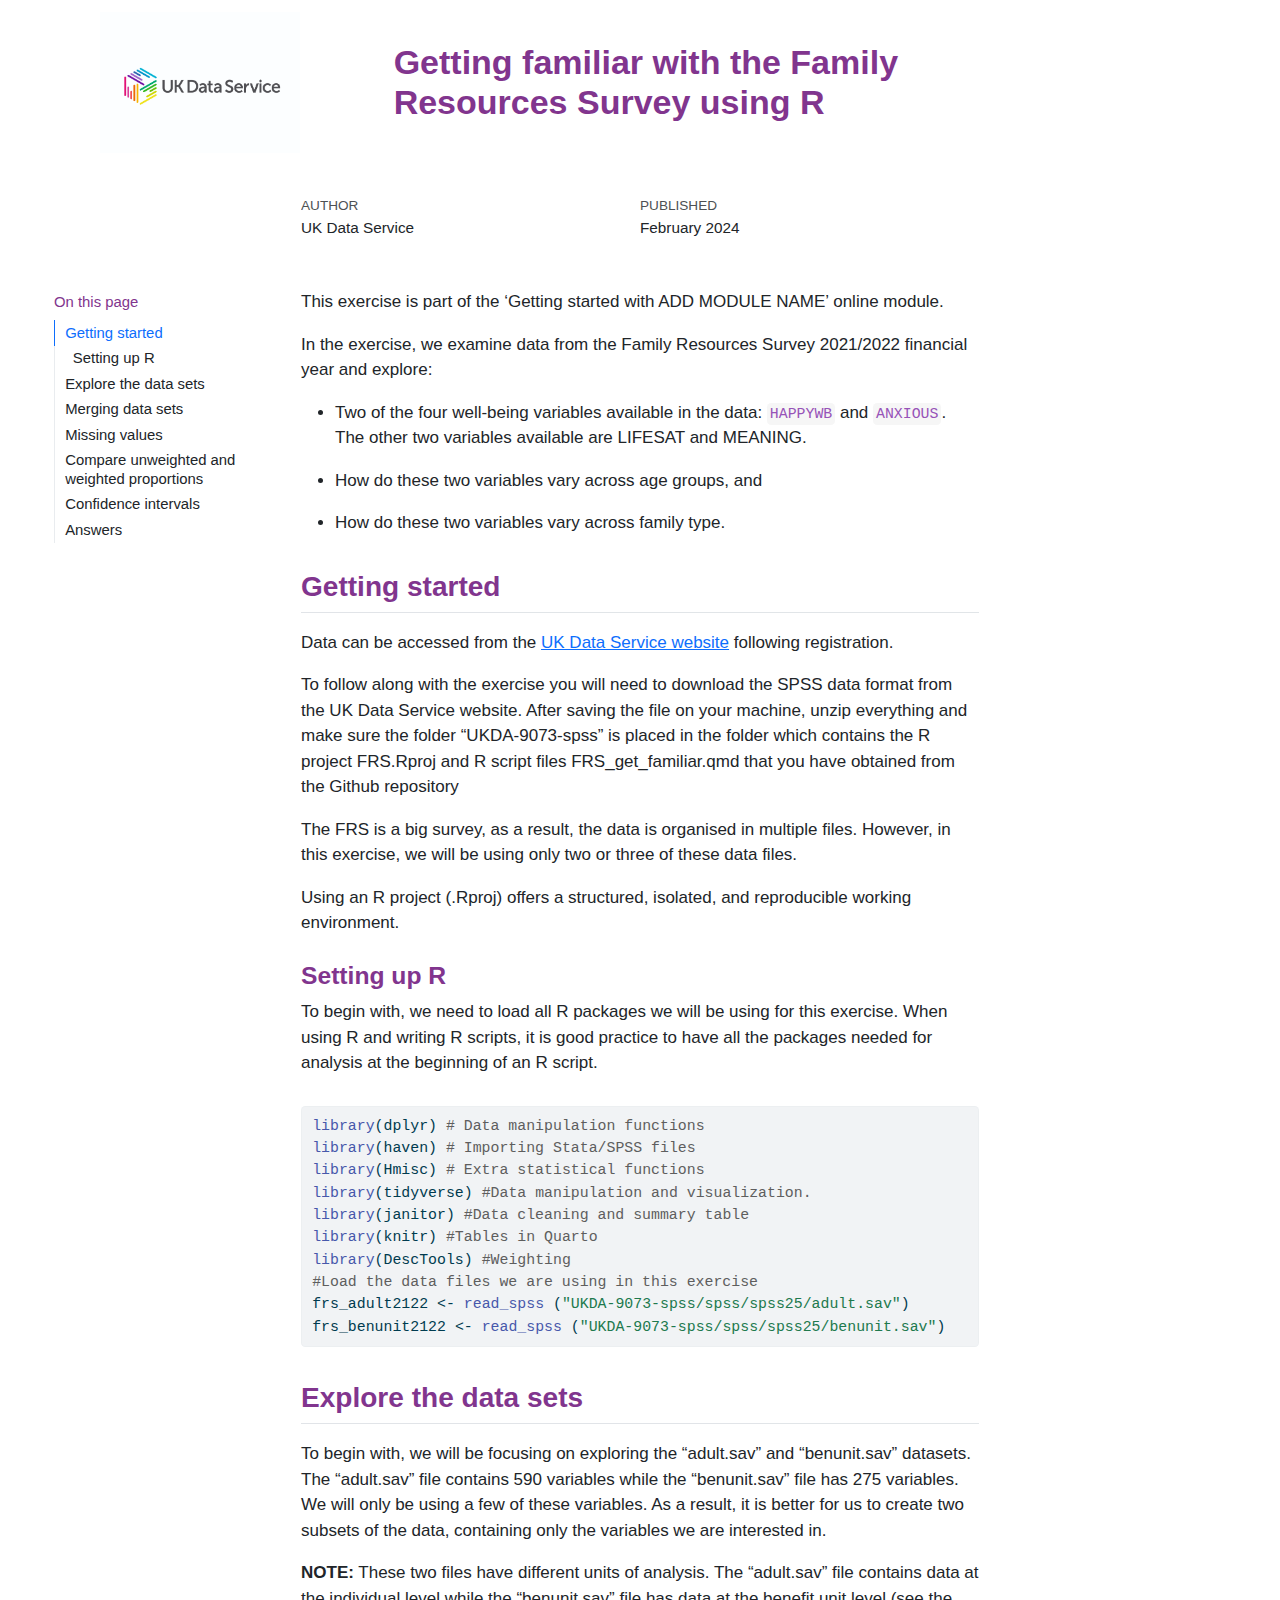
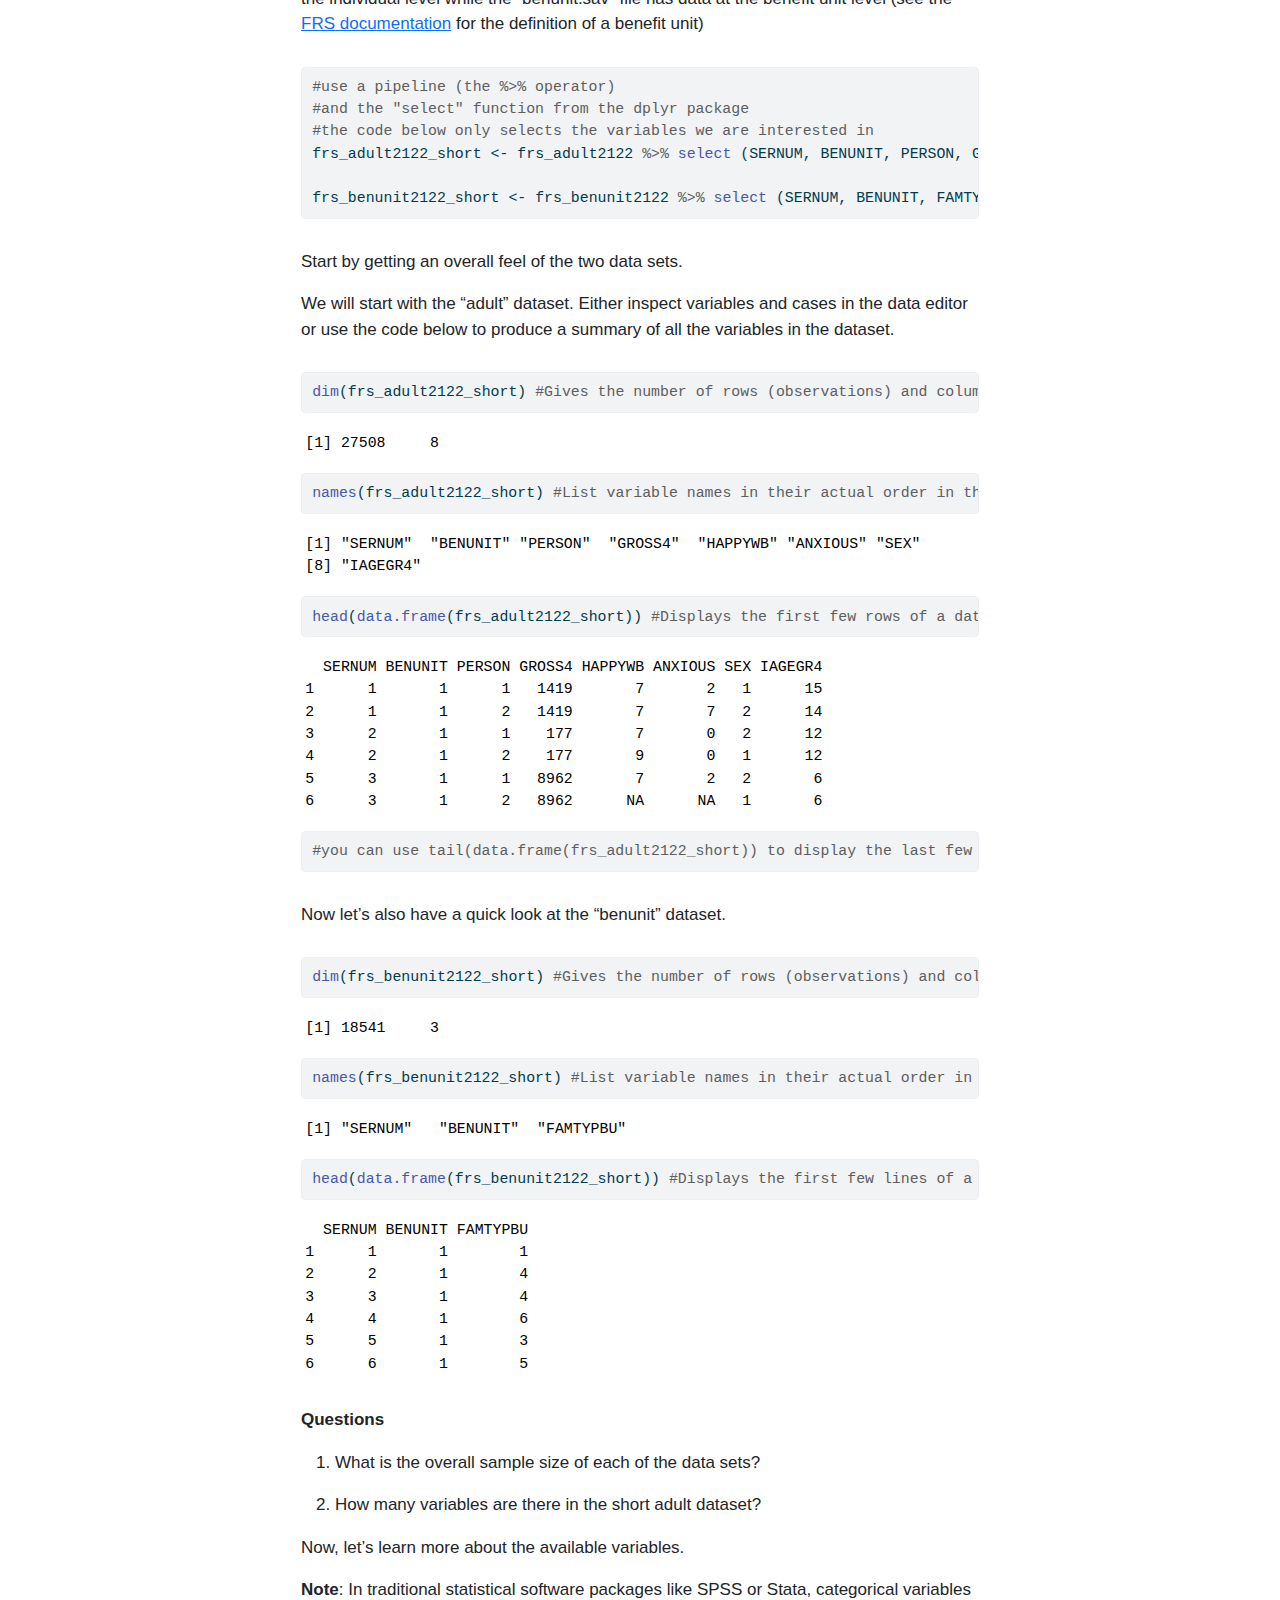
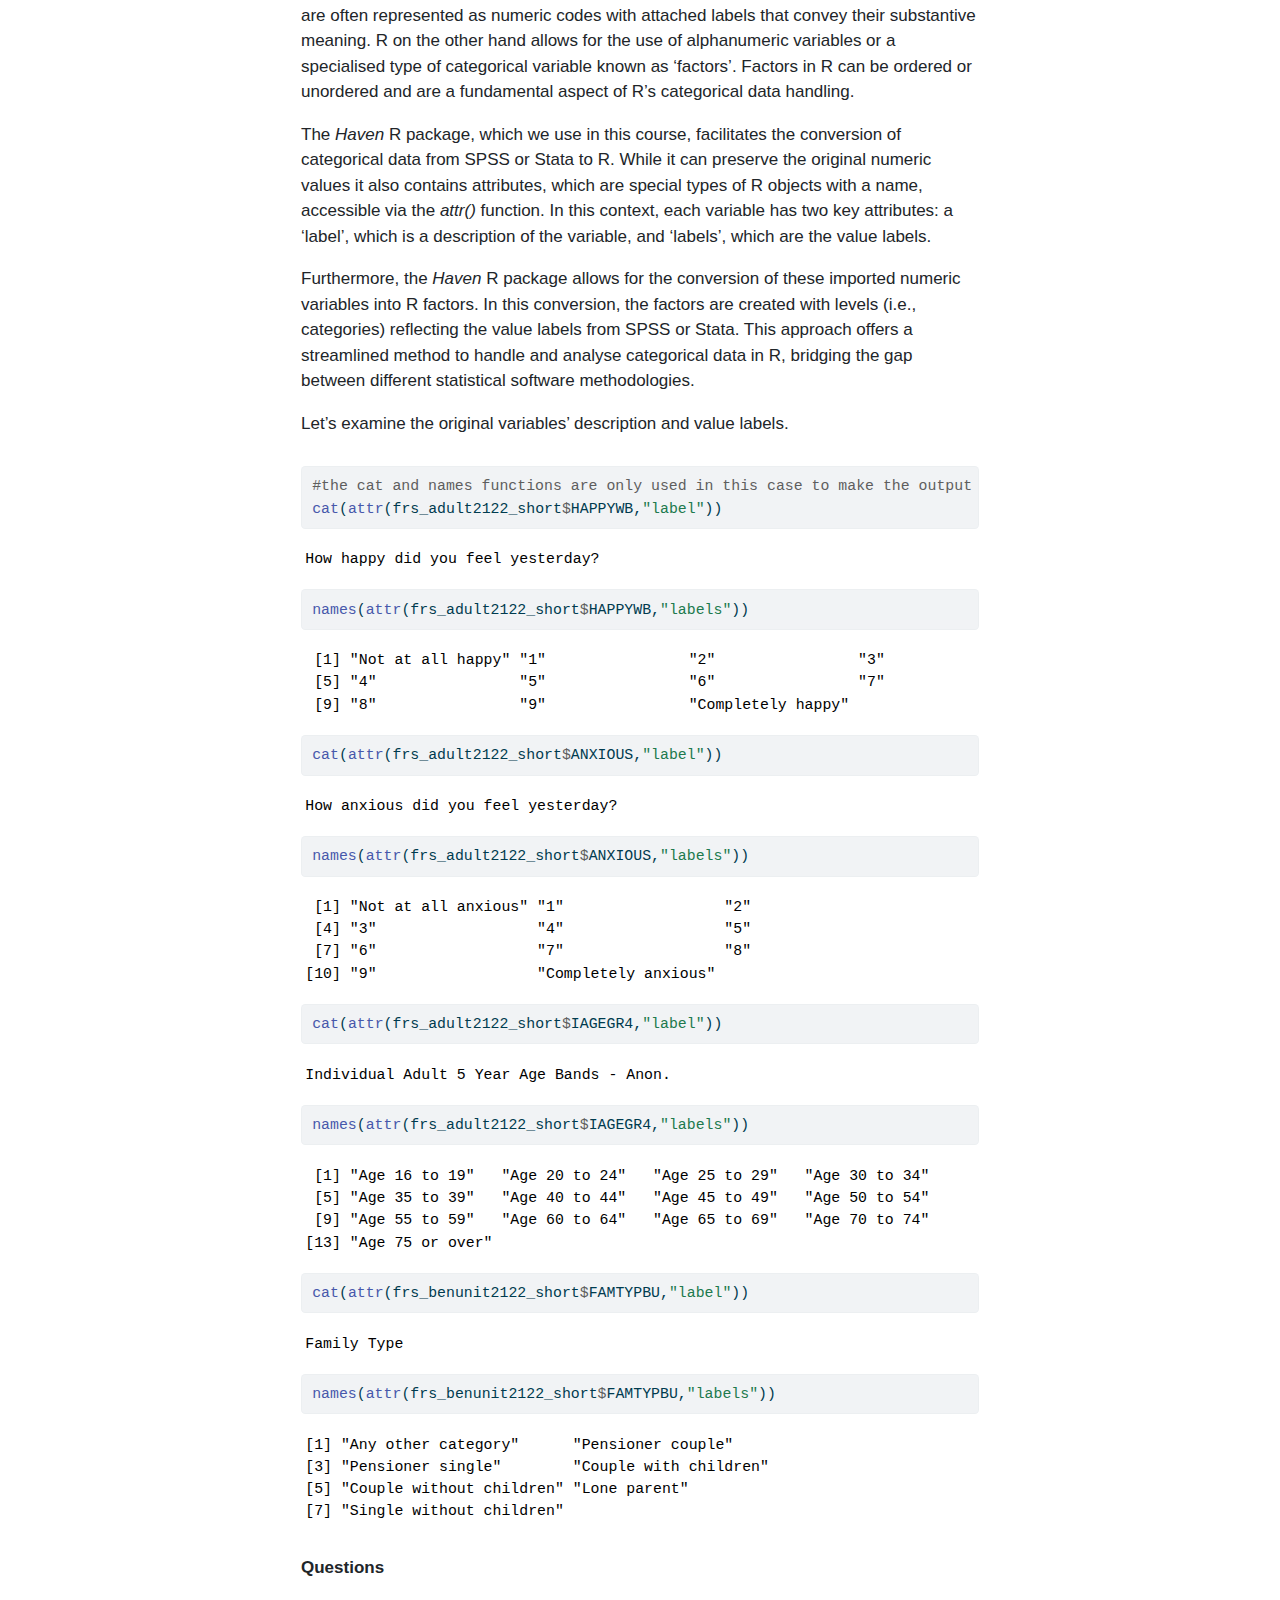
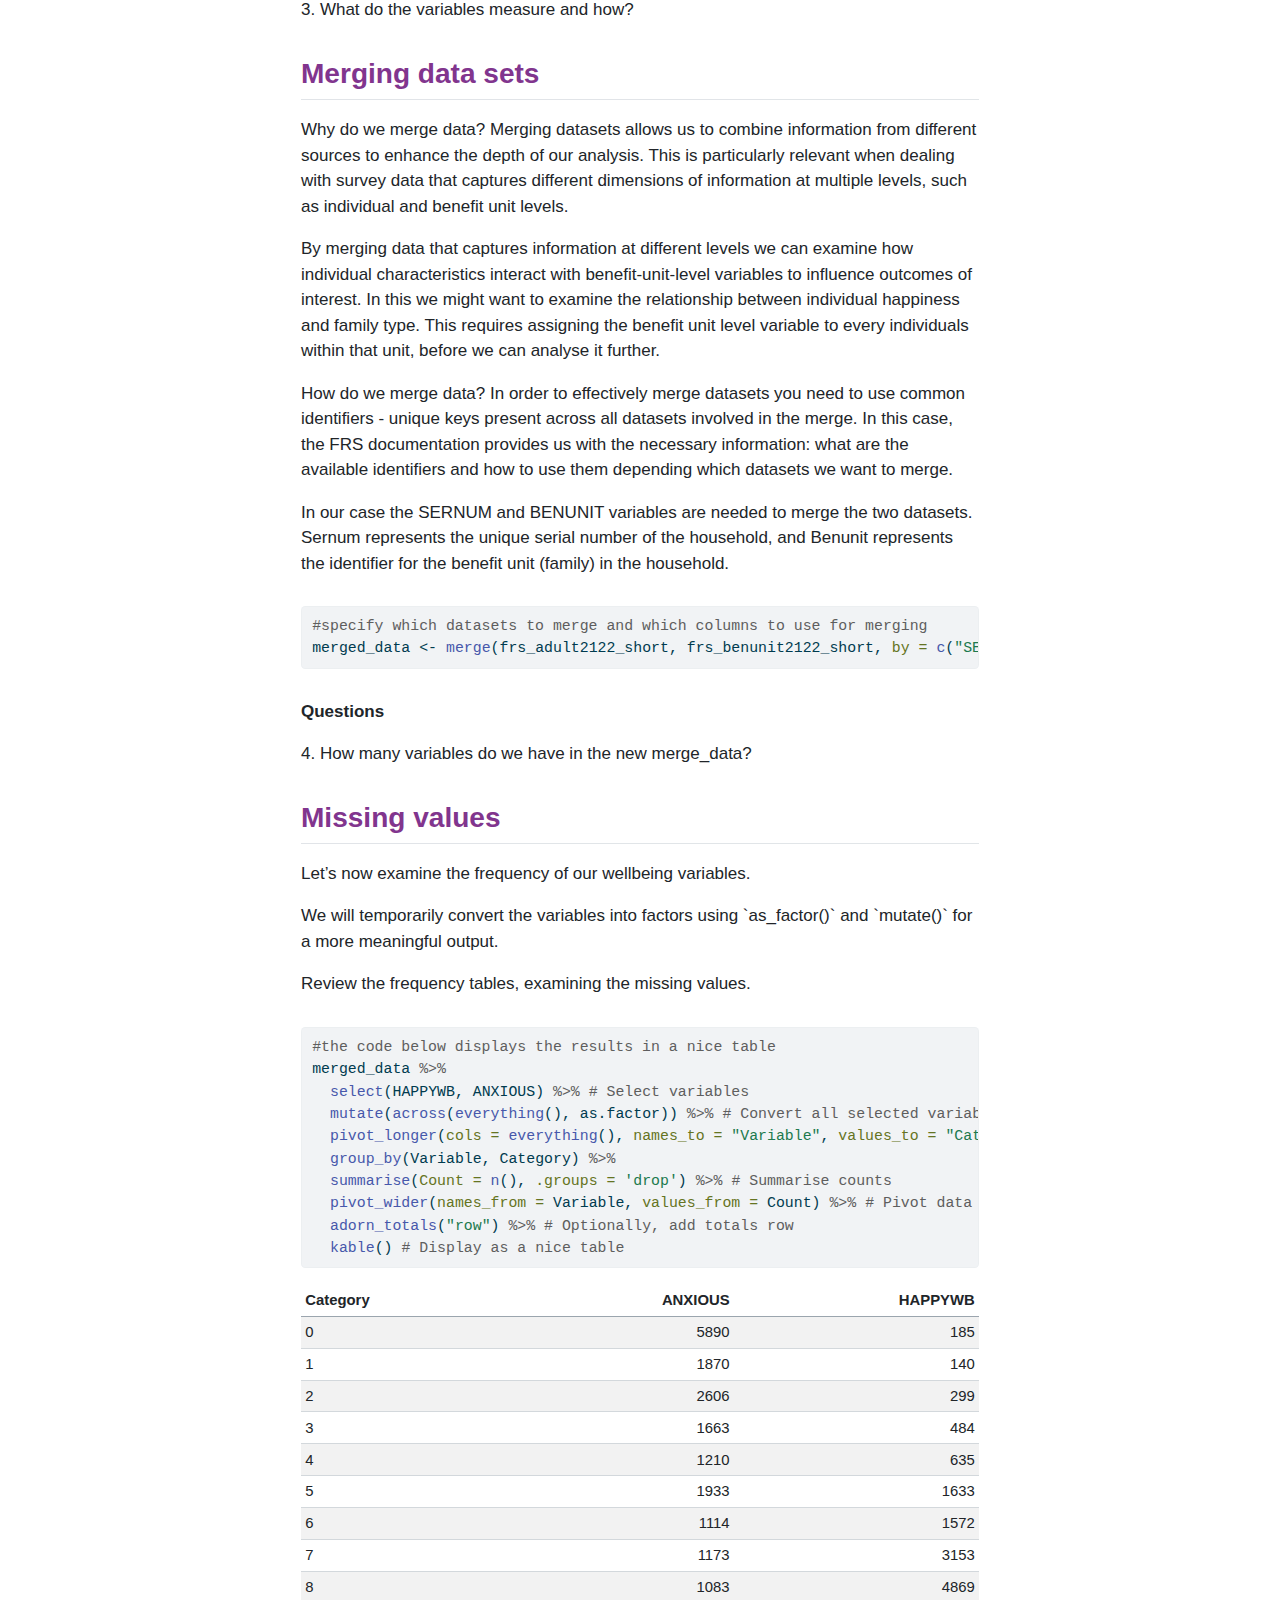
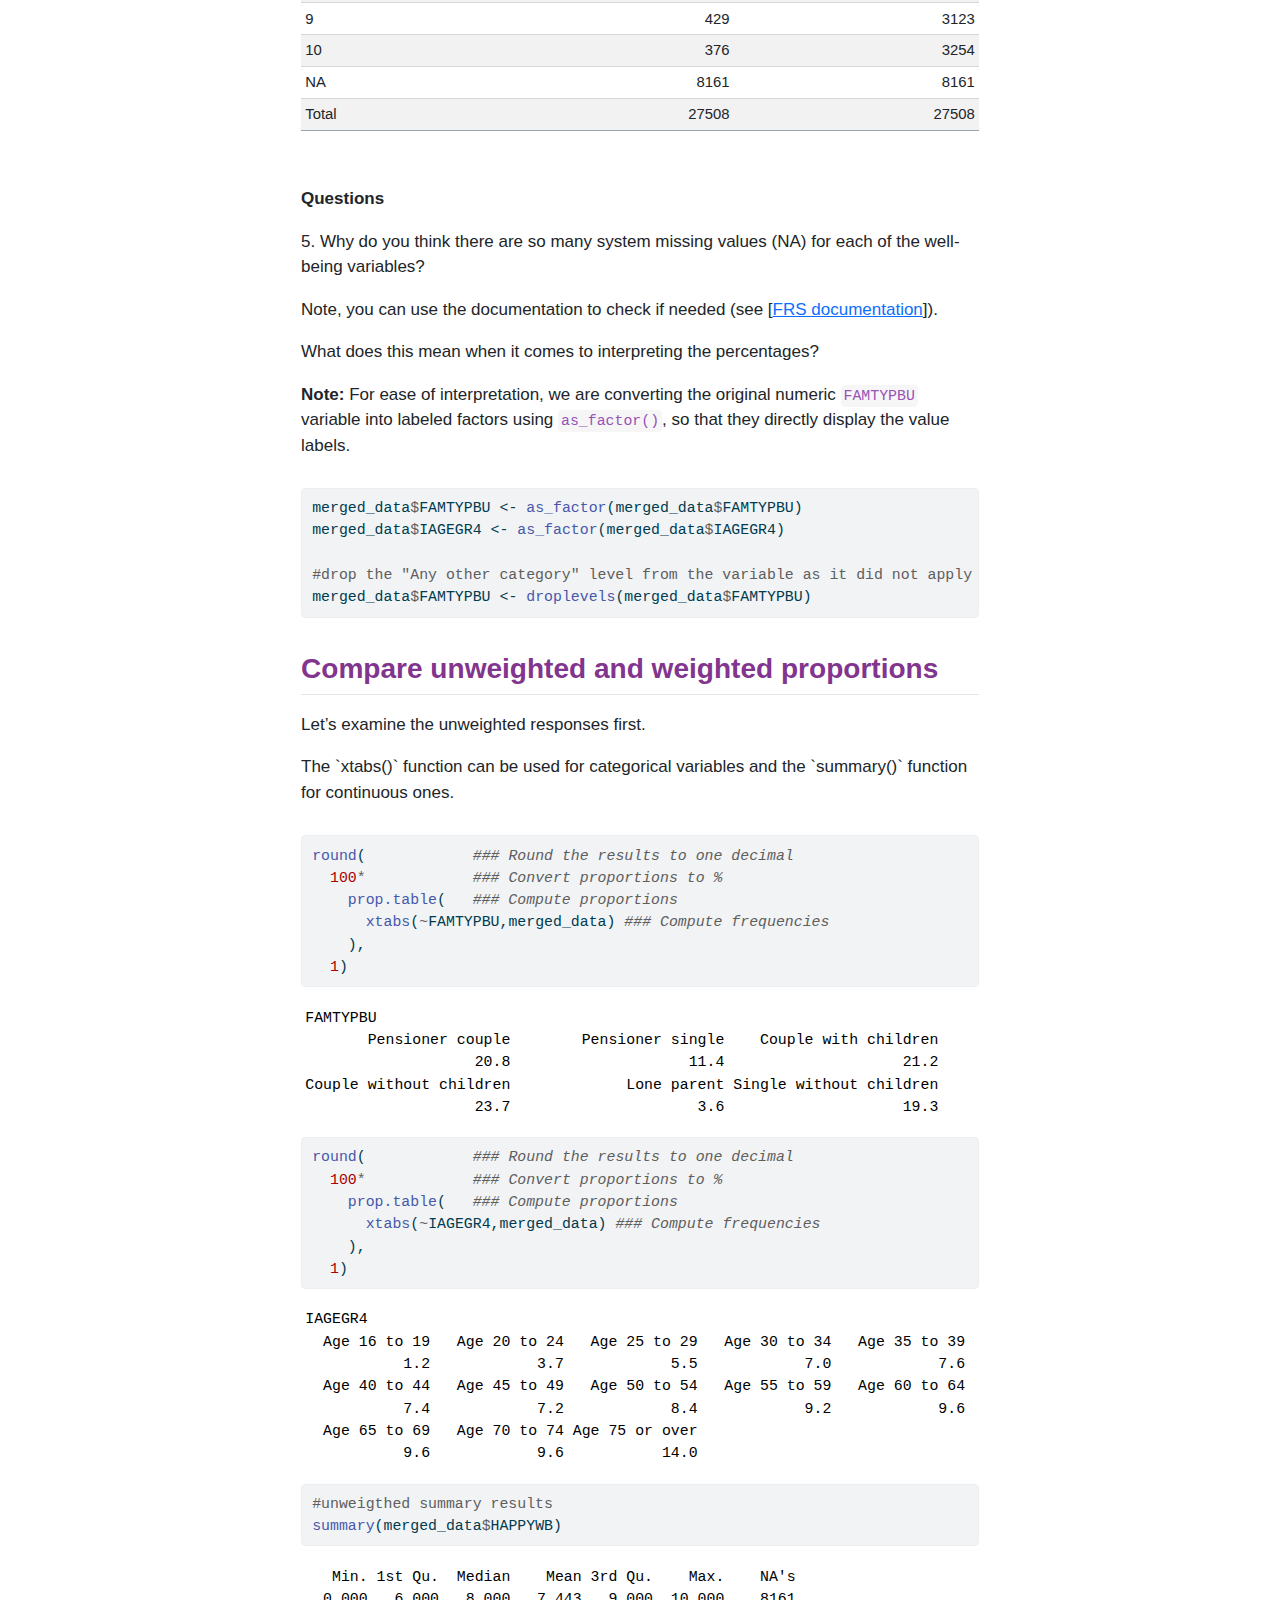
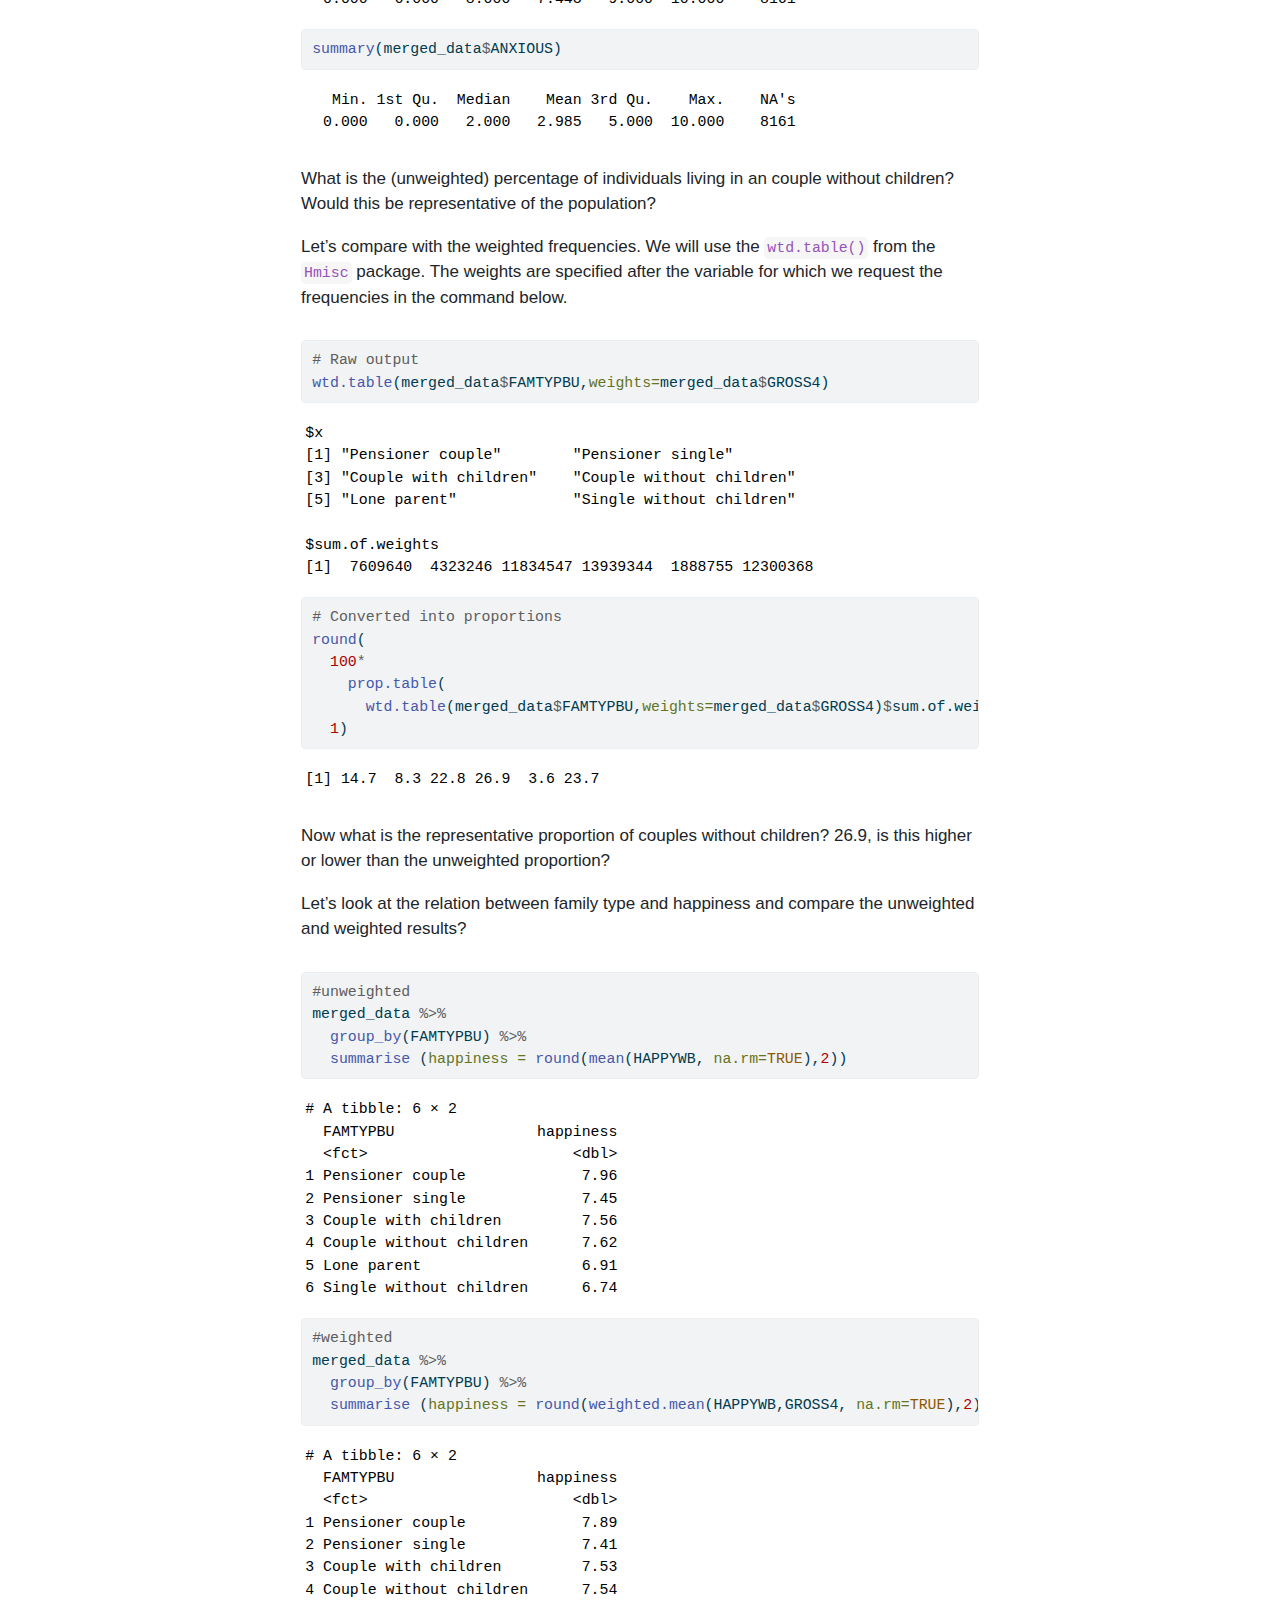
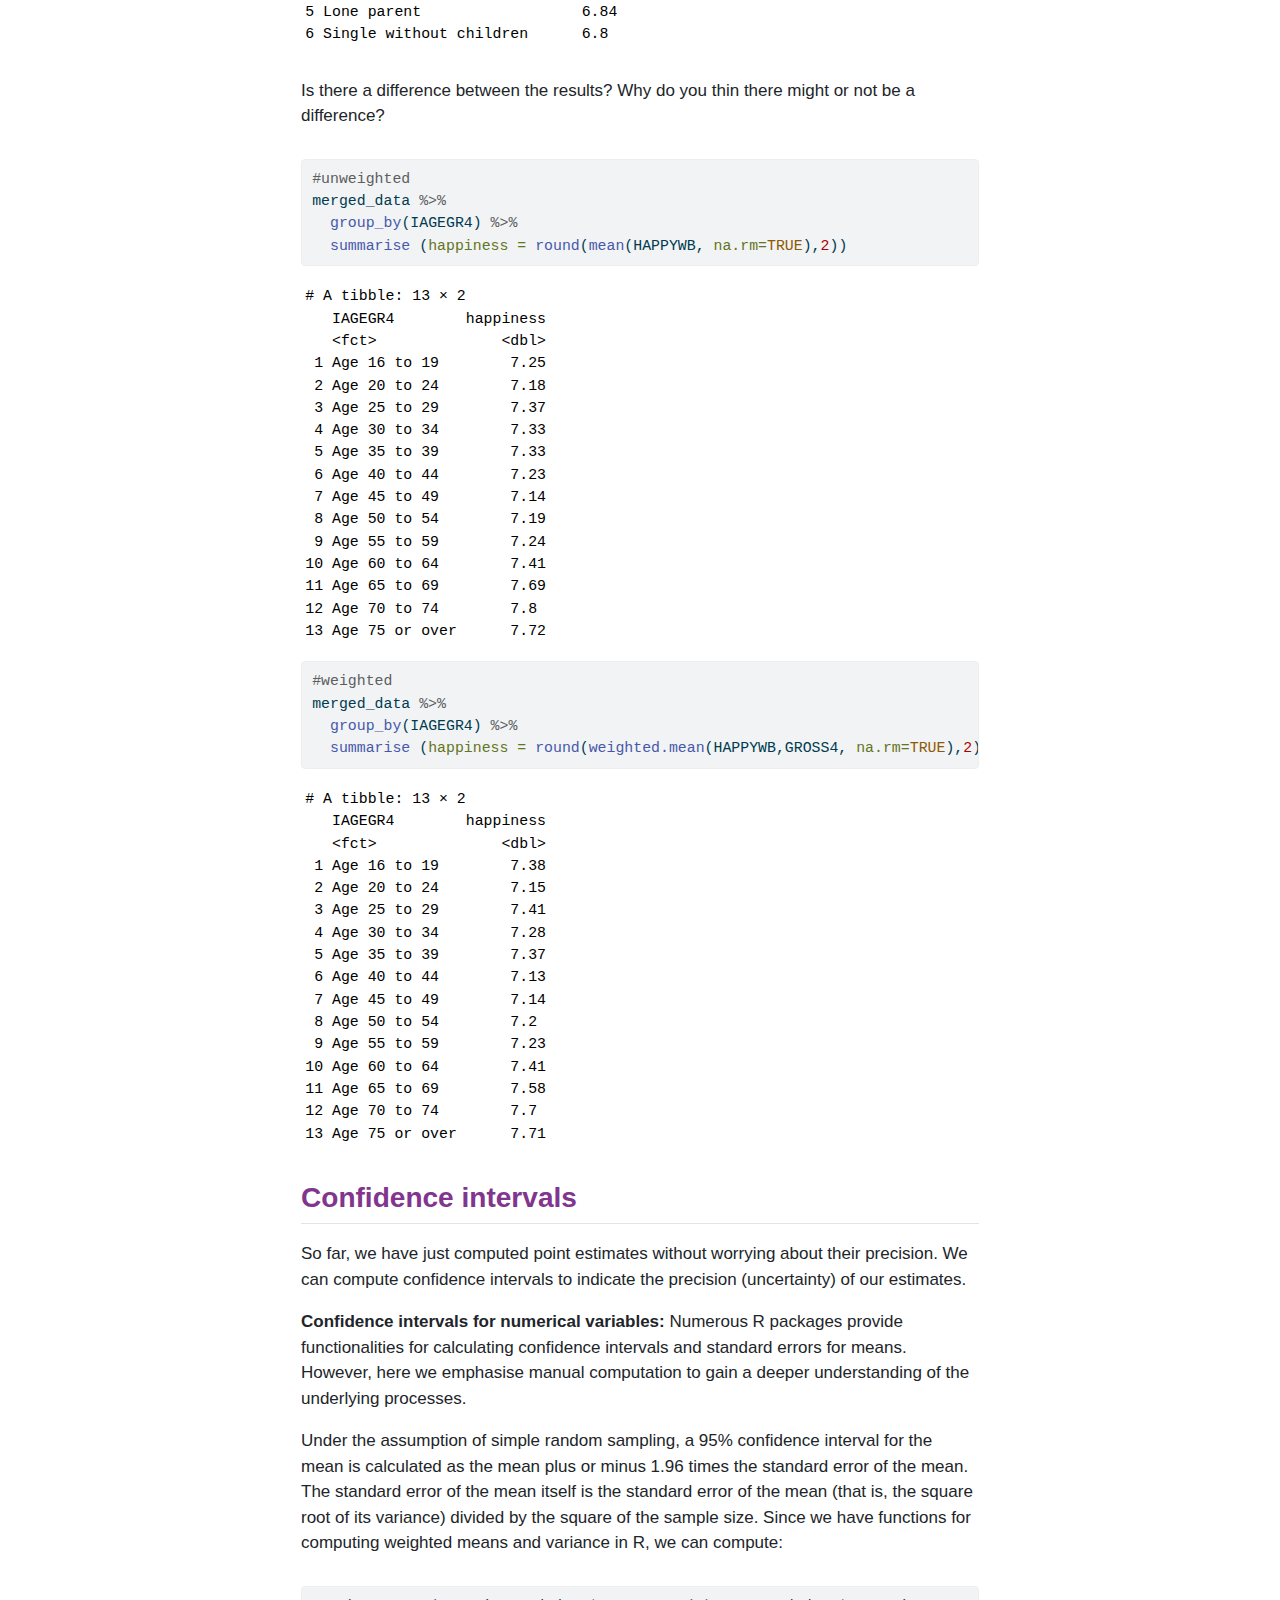
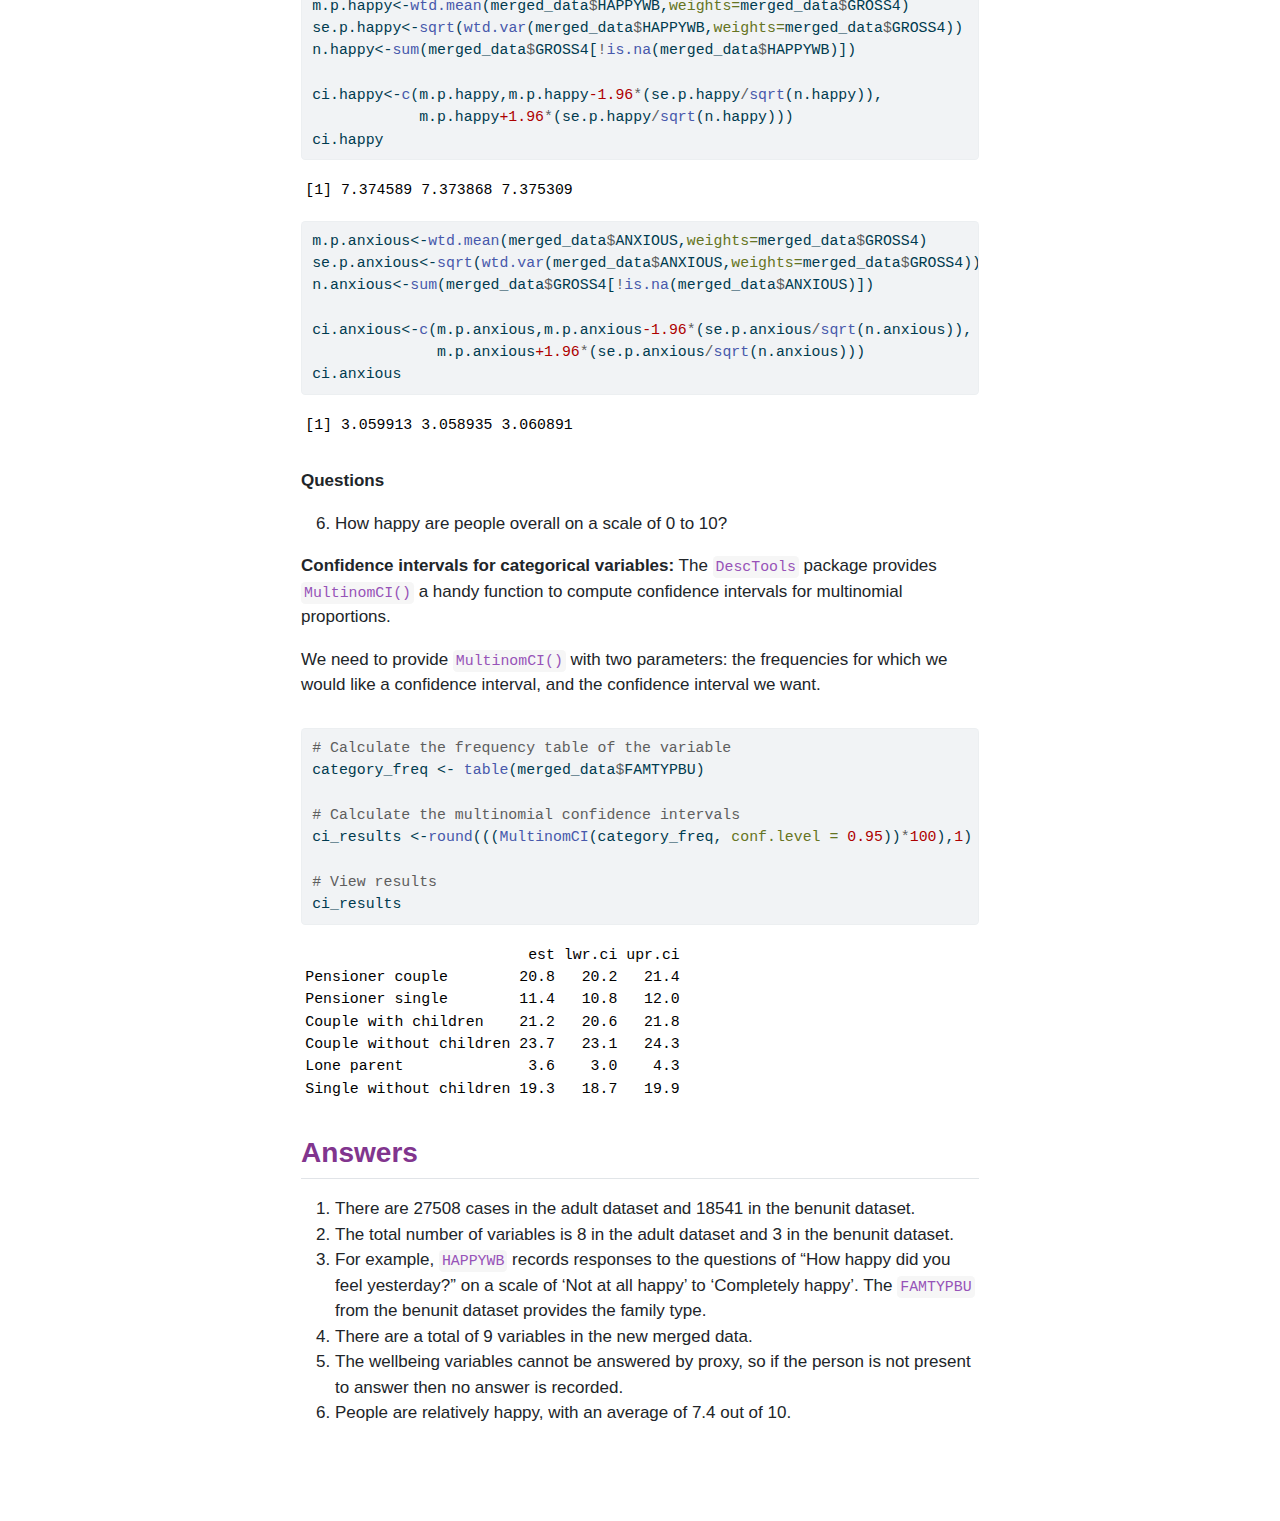
<file: docs/index.html>
<html xmlns="http://www.w3.org/1999/xhtml">    
  <head>      
    <title>Redirect to FRS_get_familiar.html</title>      
    <meta http-equiv="refresh" content="0;URL='FRS_get_familiar.html'" />    
  </head>    
  <body> 
  </body>  
</html>
</file>
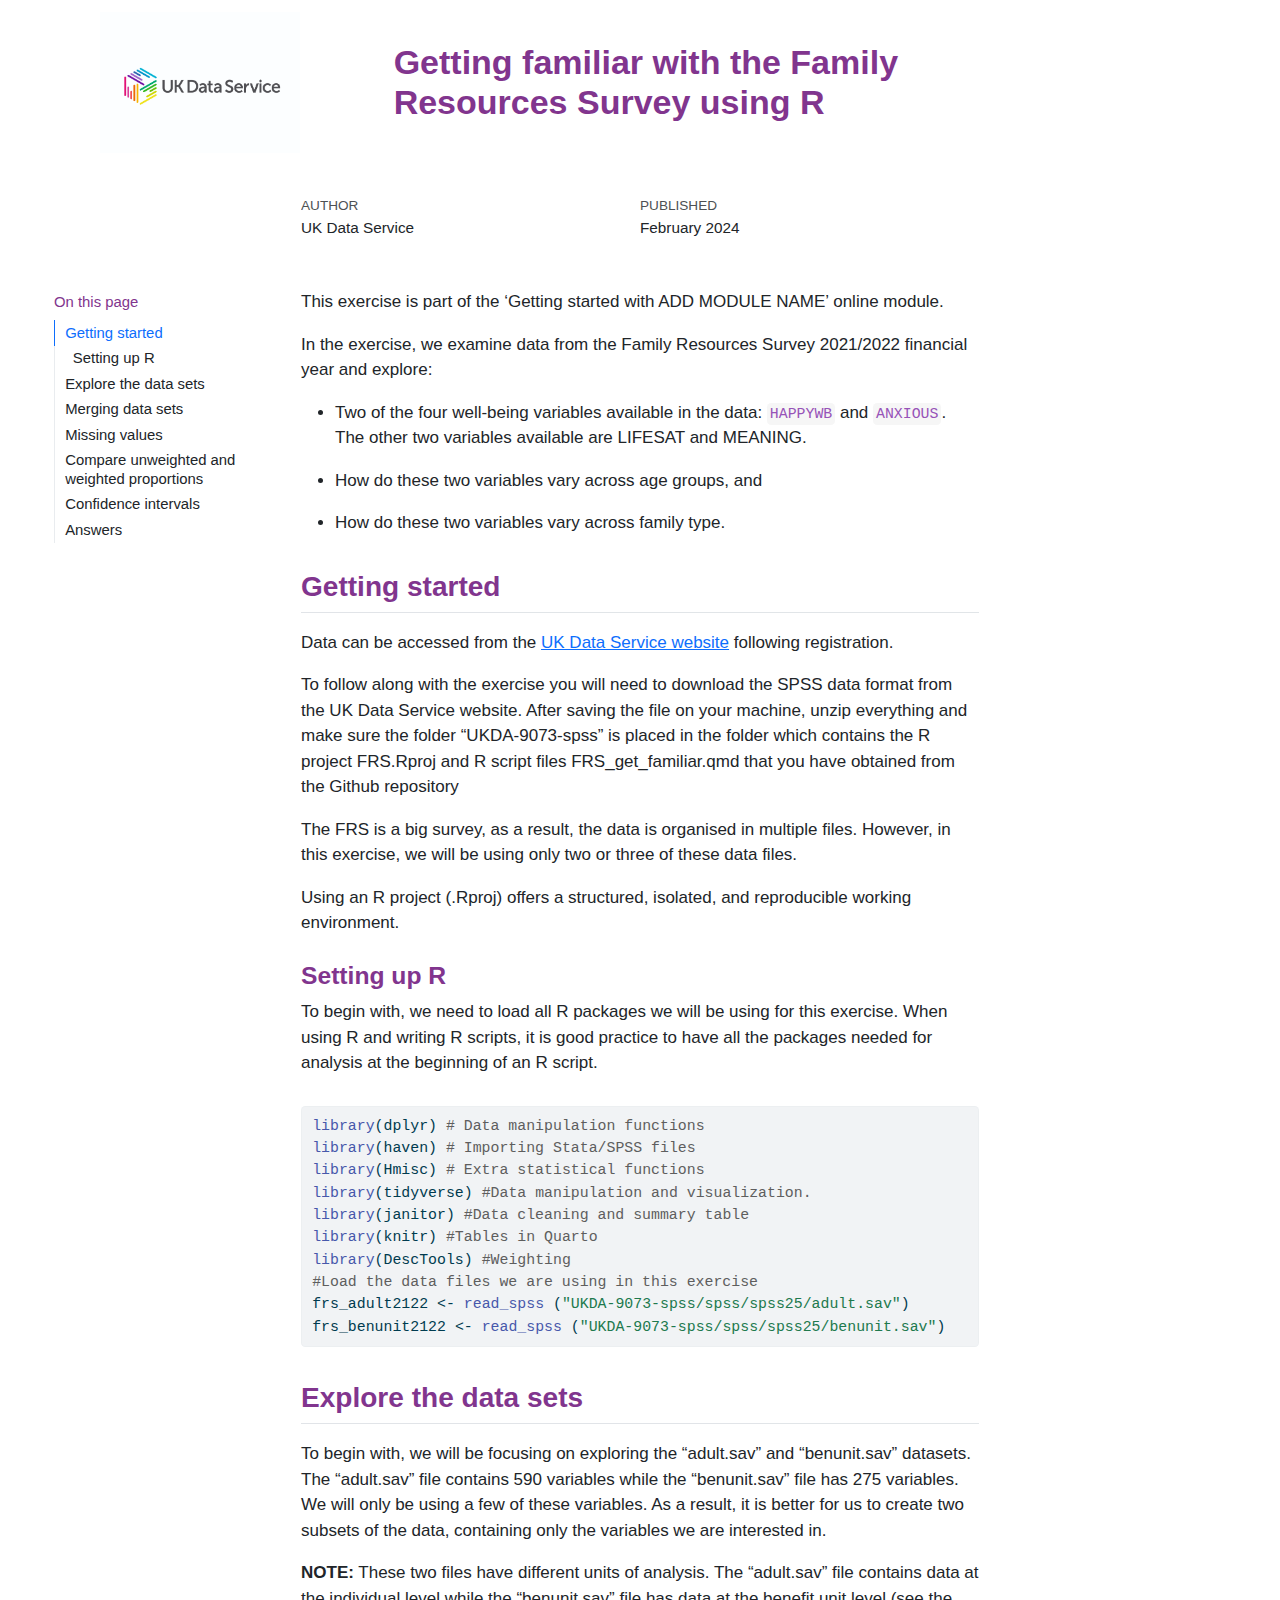
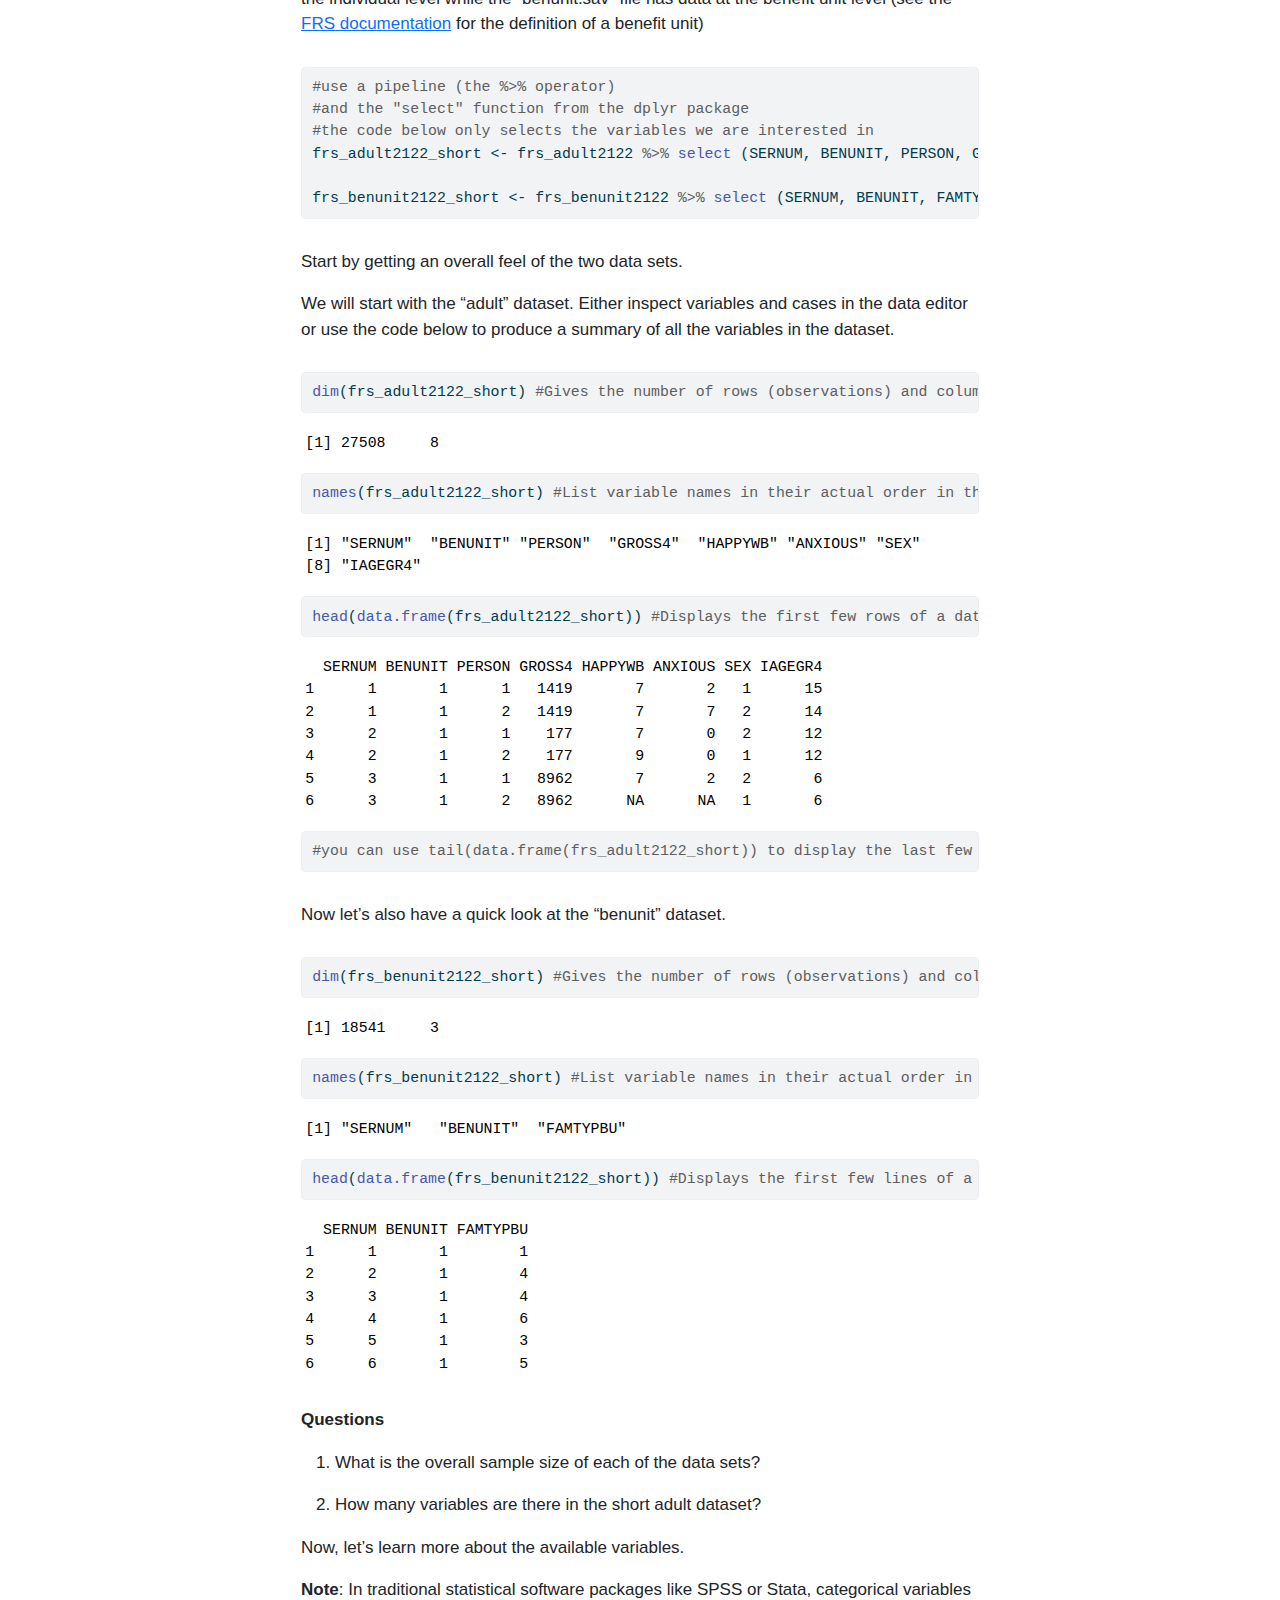
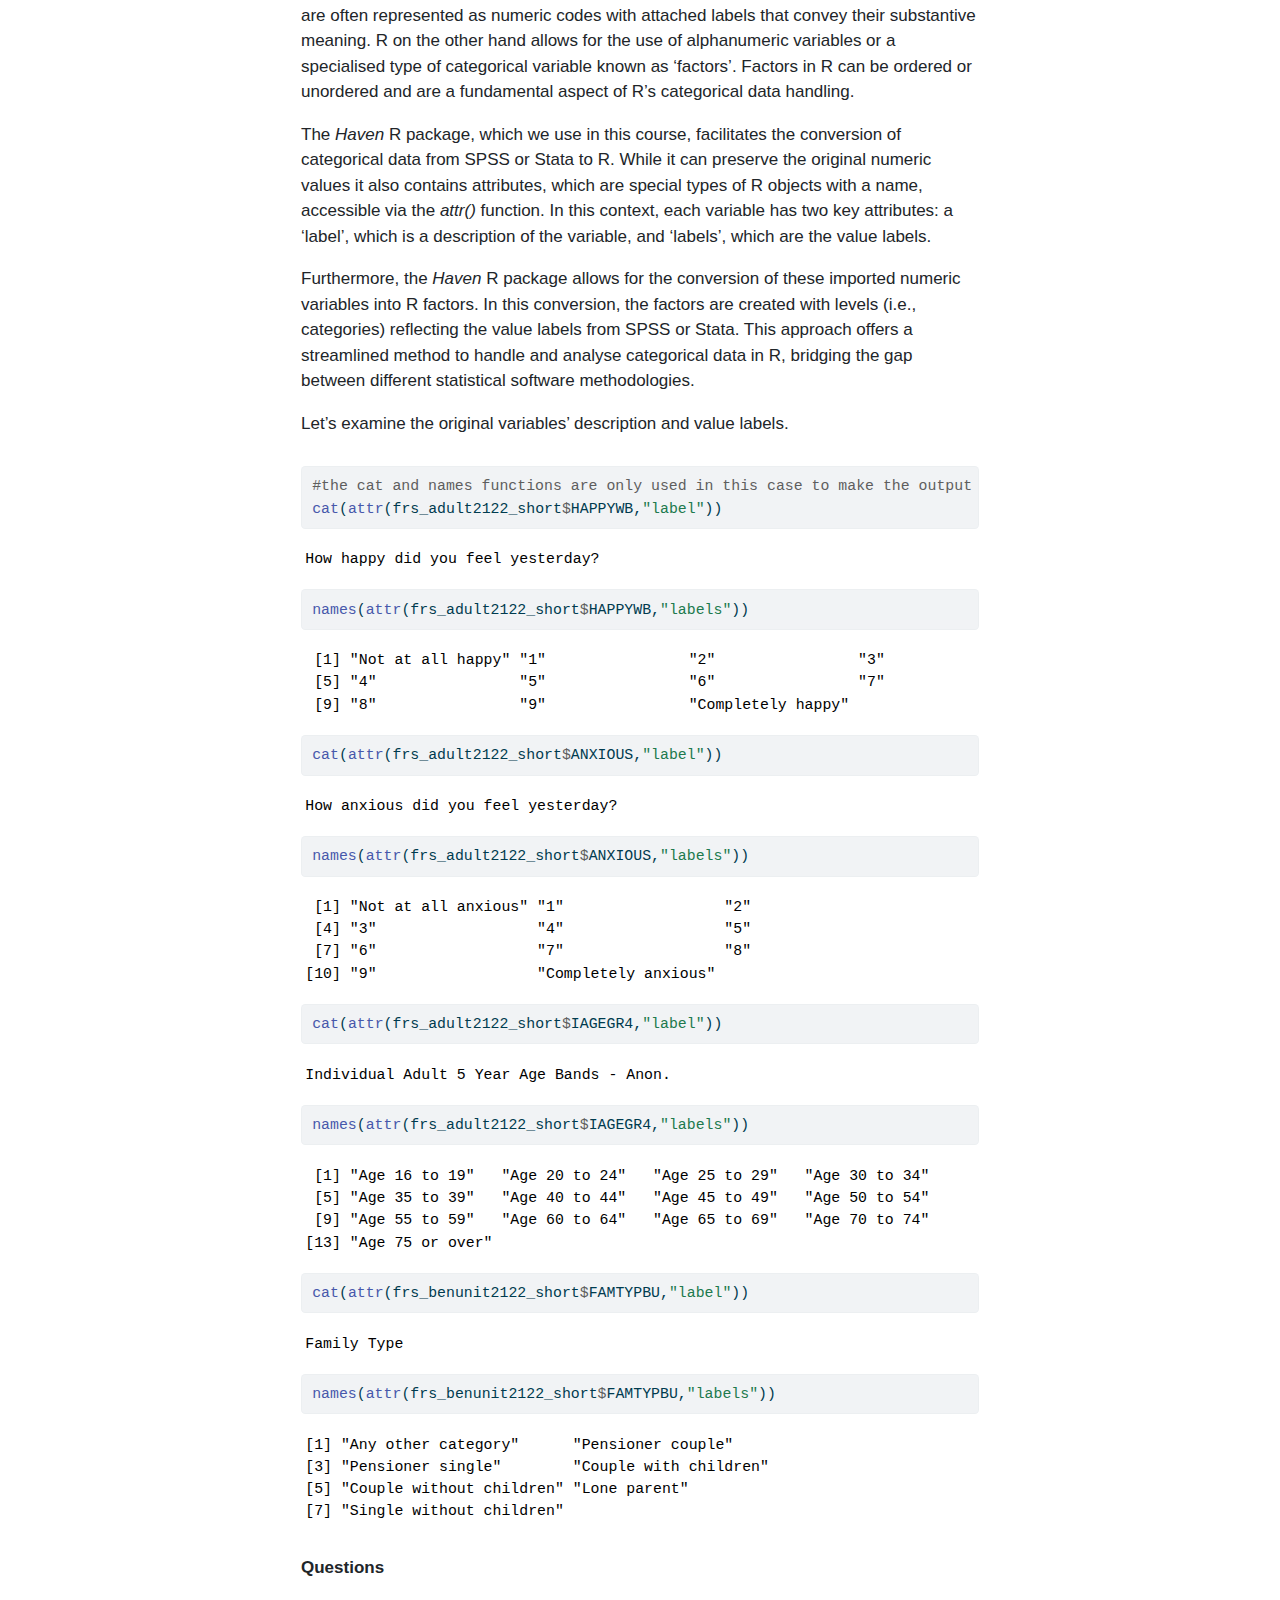
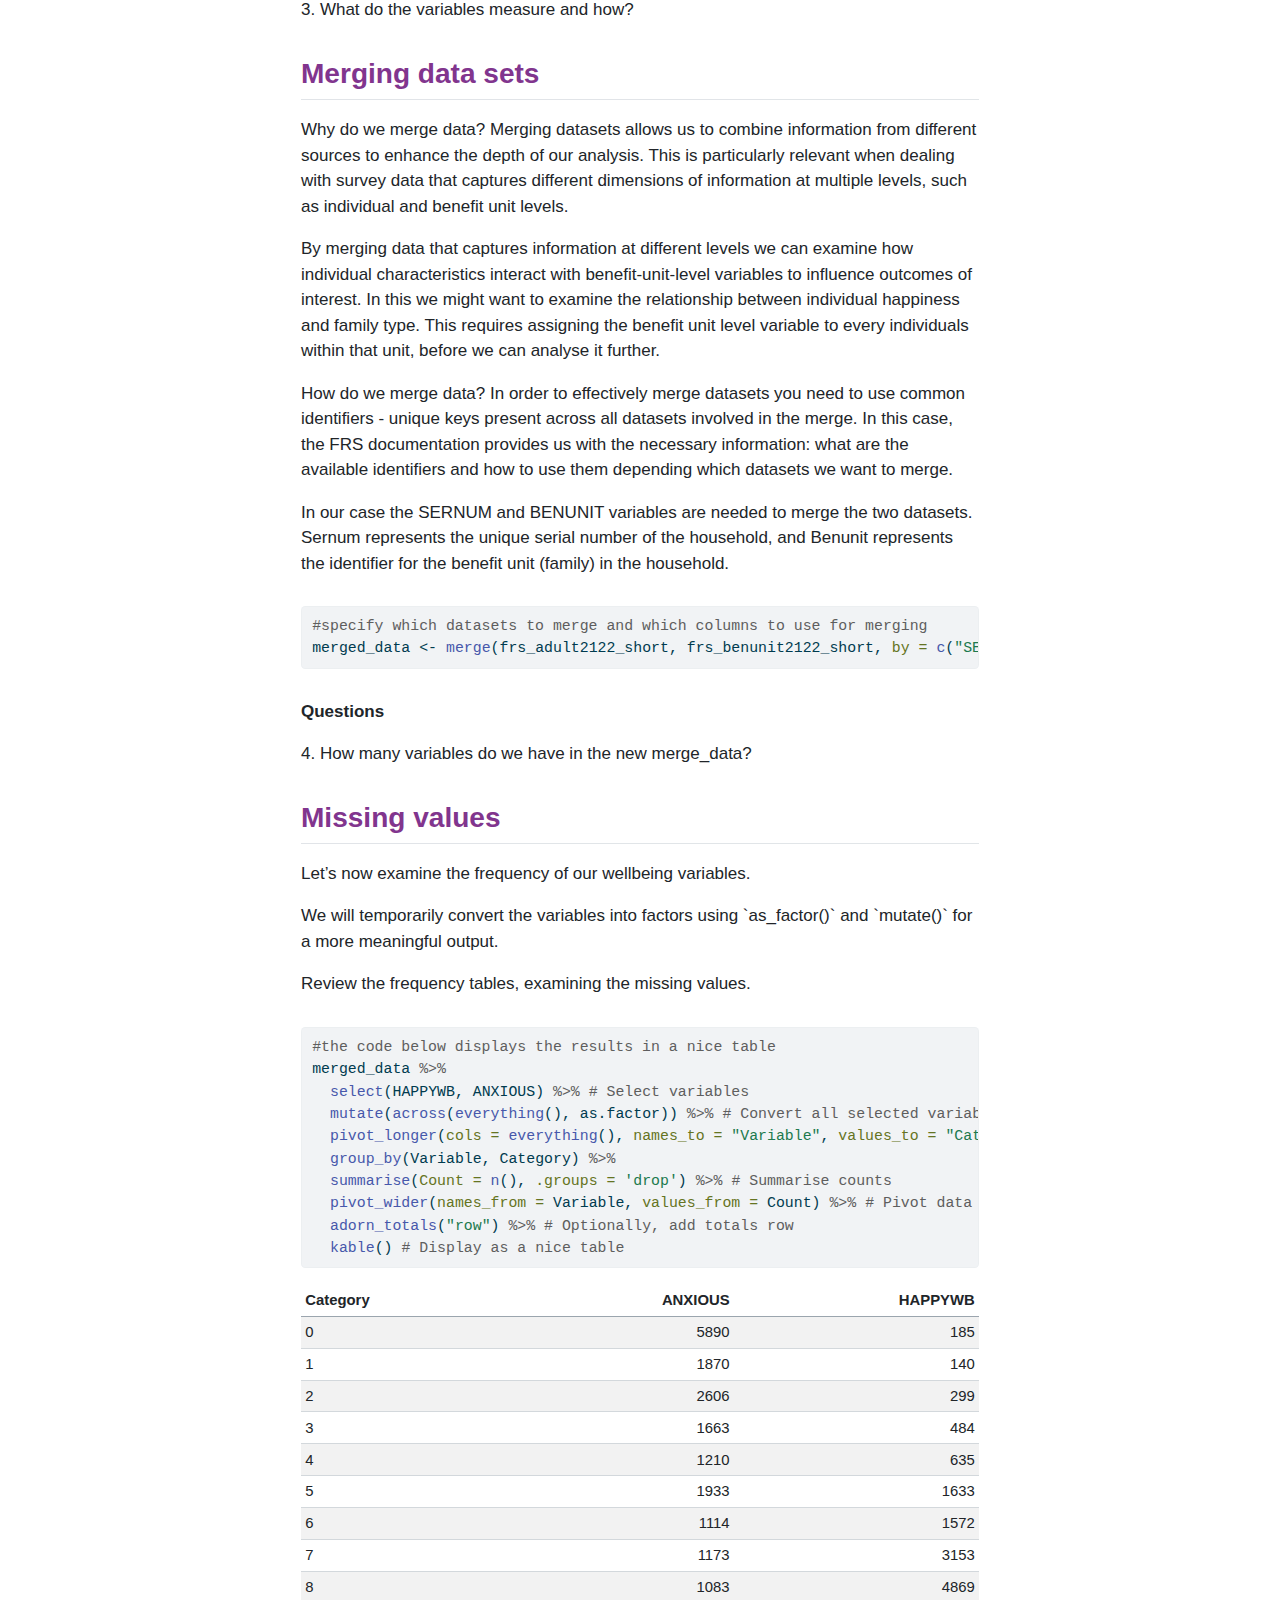
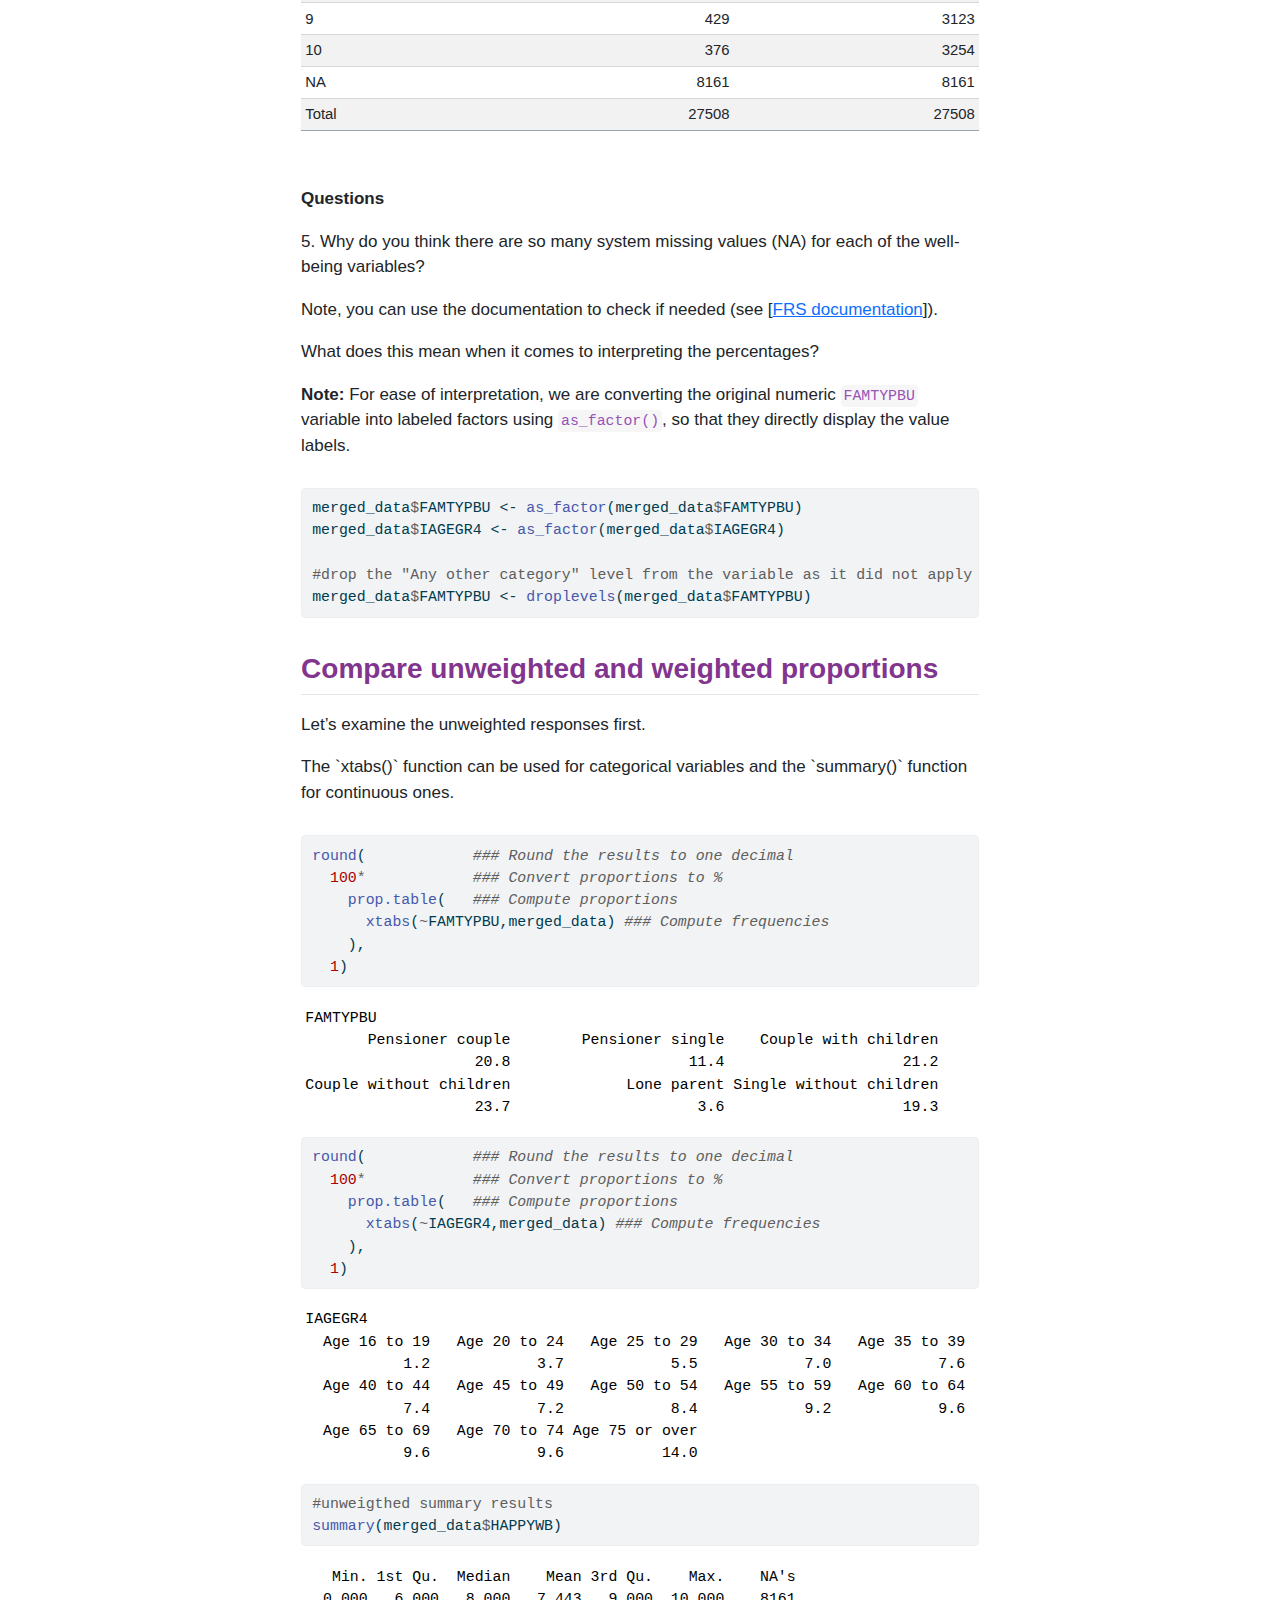
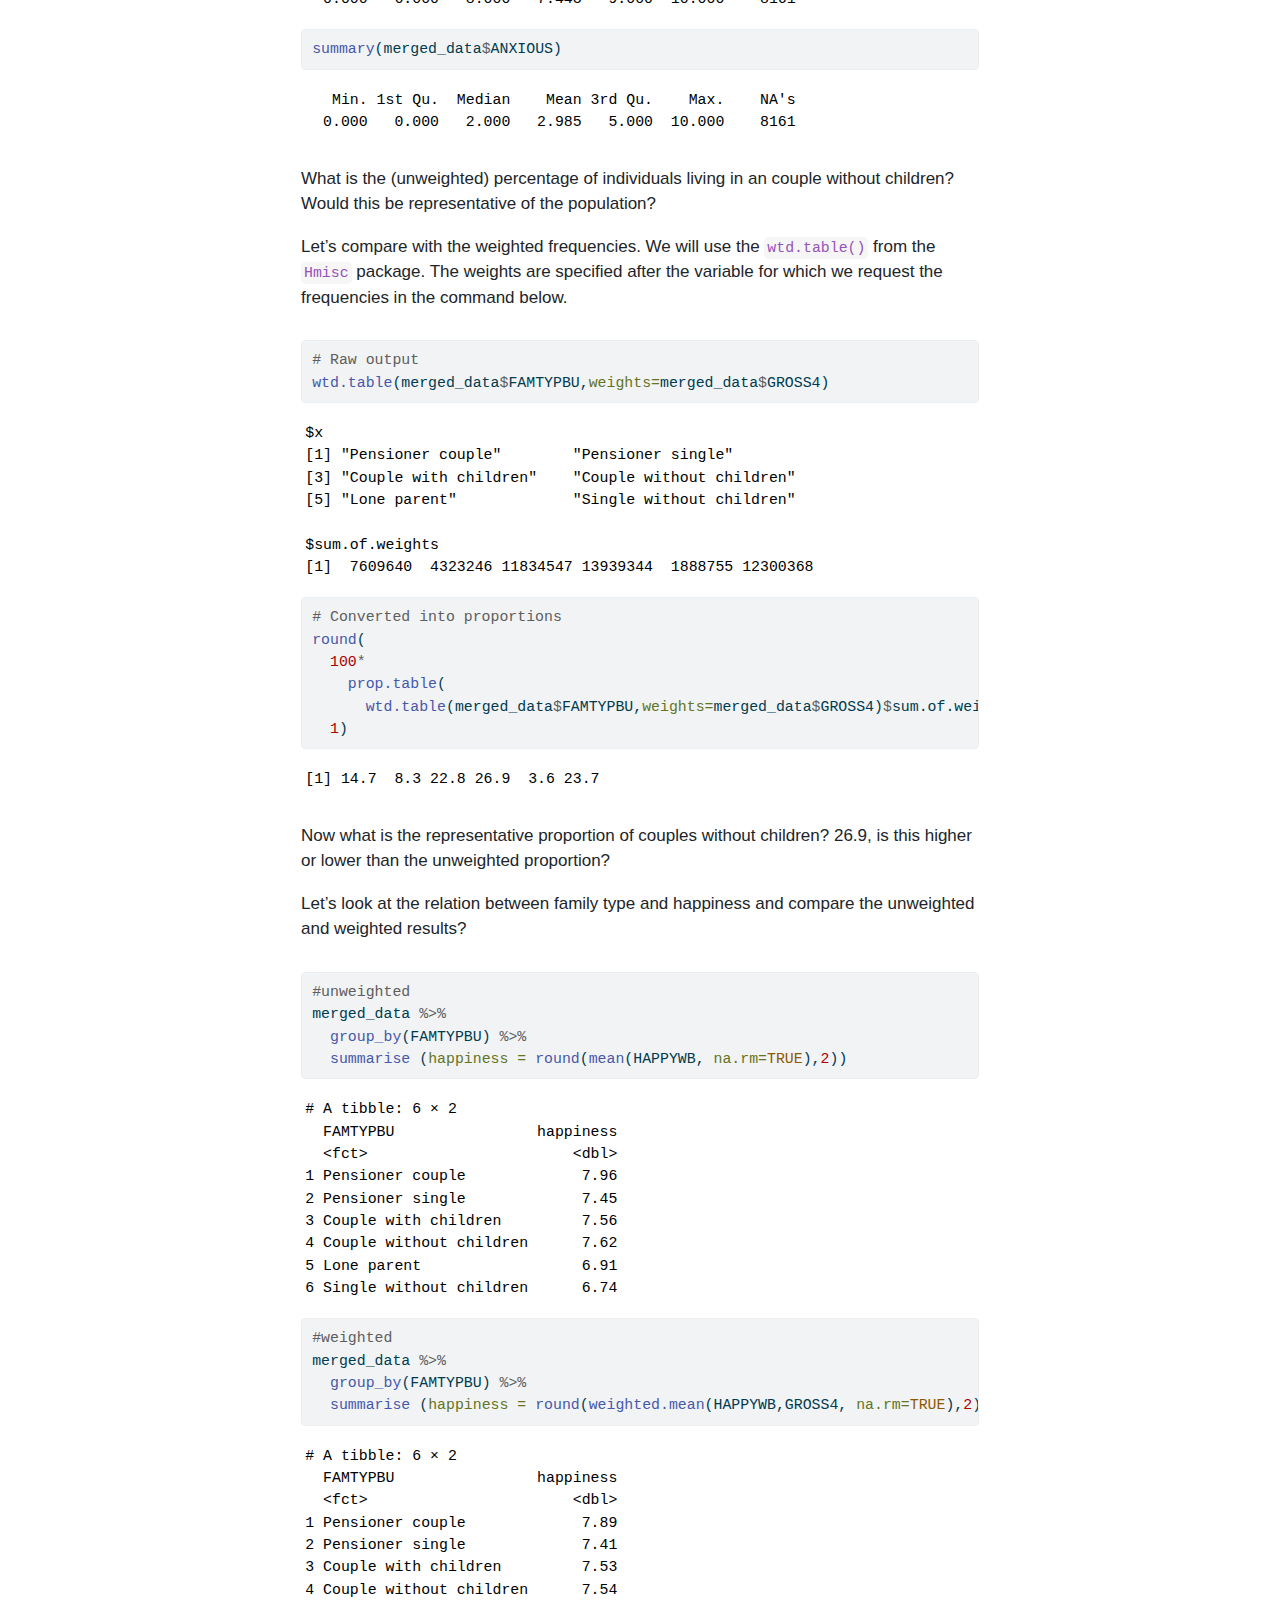
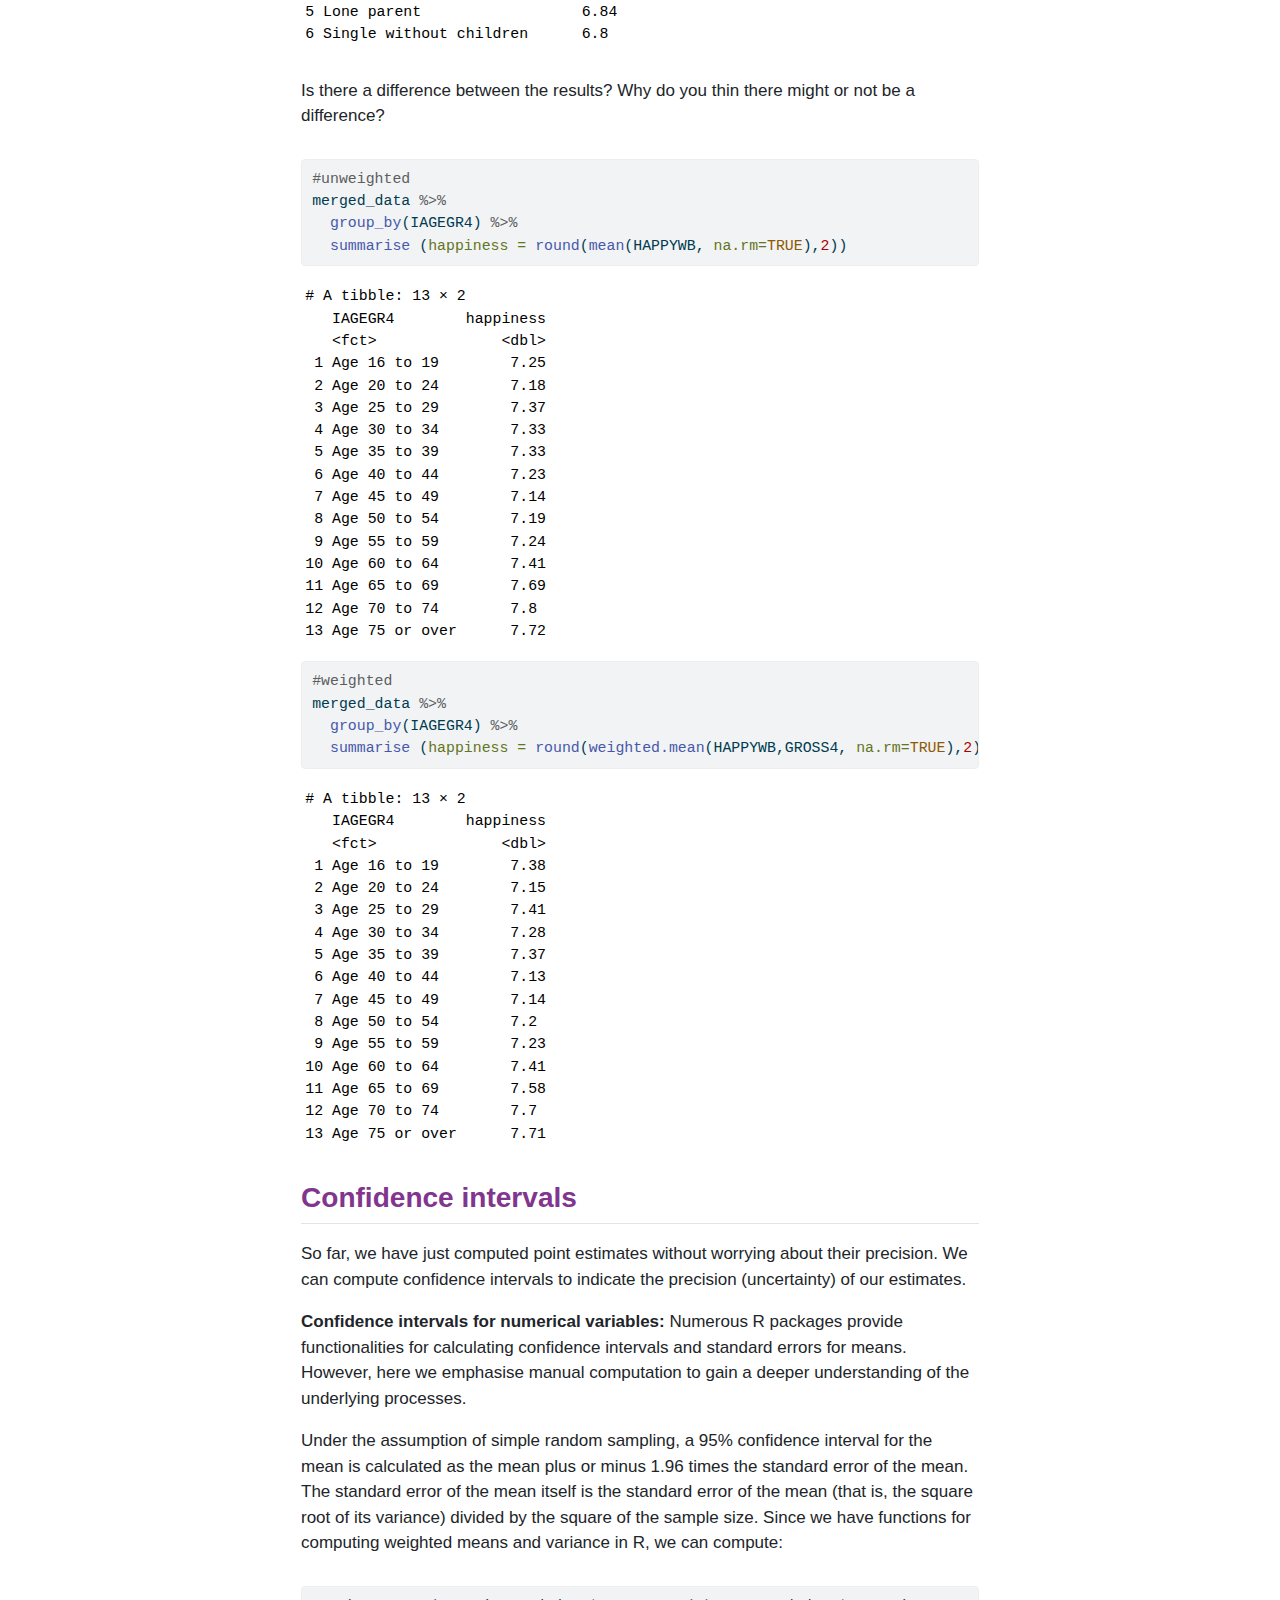
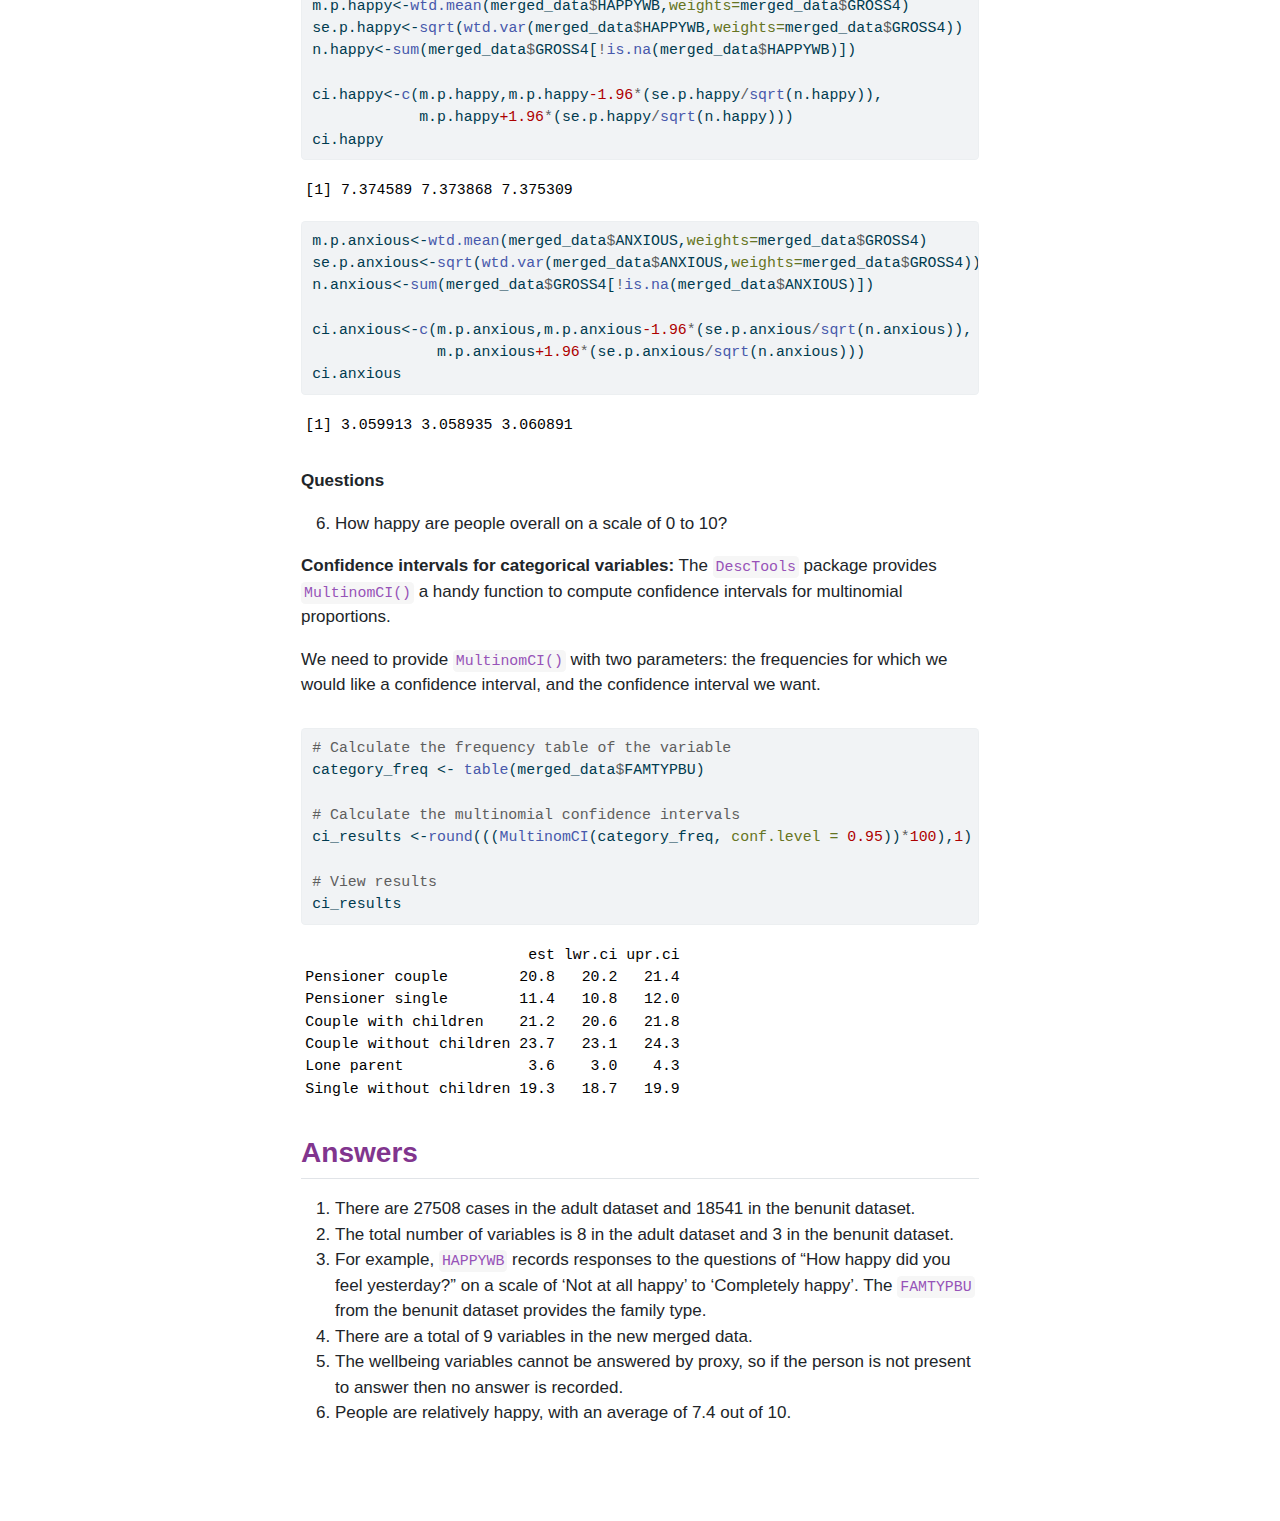
<file: docs/exercise.html>
<!DOCTYPE html>
<html xmlns="http://www.w3.org/1999/xhtml" lang="en" xml:lang="en"><head>

<meta charset="utf-8">
<meta name="generator" content="quarto-1.3.353">

<meta name="viewport" content="width=device-width, initial-scale=1.0, user-scalable=yes">

<meta name="author" content="UK Data Service">

<title>FRS - Getting familiar with the Family Resources Survey using R</title>
<style>
code{white-space: pre-wrap;}
span.smallcaps{font-variant: small-caps;}
div.columns{display: flex; gap: min(4vw, 1.5em);}
div.column{flex: auto; overflow-x: auto;}
div.hanging-indent{margin-left: 1.5em; text-indent: -1.5em;}
ul.task-list{list-style: none;}
ul.task-list li input[type="checkbox"] {
  width: 0.8em;
  margin: 0 0.8em 0.2em -1em; /* quarto-specific, see https://github.com/quarto-dev/quarto-cli/issues/4556 */ 
  vertical-align: middle;
}
/* CSS for syntax highlighting */
pre > code.sourceCode { white-space: pre; position: relative; }
pre > code.sourceCode > span { display: inline-block; line-height: 1.25; }
pre > code.sourceCode > span:empty { height: 1.2em; }
.sourceCode { overflow: visible; }
code.sourceCode > span { color: inherit; text-decoration: inherit; }
div.sourceCode { margin: 1em 0; }
pre.sourceCode { margin: 0; }
@media screen {
div.sourceCode { overflow: auto; }
}
@media print {
pre > code.sourceCode { white-space: pre-wrap; }
pre > code.sourceCode > span { text-indent: -5em; padding-left: 5em; }
}
pre.numberSource code
  { counter-reset: source-line 0; }
pre.numberSource code > span
  { position: relative; left: -4em; counter-increment: source-line; }
pre.numberSource code > span > a:first-child::before
  { content: counter(source-line);
    position: relative; left: -1em; text-align: right; vertical-align: baseline;
    border: none; display: inline-block;
    -webkit-touch-callout: none; -webkit-user-select: none;
    -khtml-user-select: none; -moz-user-select: none;
    -ms-user-select: none; user-select: none;
    padding: 0 4px; width: 4em;
  }
pre.numberSource { margin-left: 3em;  padding-left: 4px; }
div.sourceCode
  {   }
@media screen {
pre > code.sourceCode > span > a:first-child::before { text-decoration: underline; }
}
</style>


<script src="site_libs/quarto-nav/quarto-nav.js"></script>
<script src="site_libs/clipboard/clipboard.min.js"></script>
<script src="site_libs/quarto-search/autocomplete.umd.js"></script>
<script src="site_libs/quarto-search/fuse.min.js"></script>
<script src="site_libs/quarto-search/quarto-search.js"></script>
<meta name="quarto:offset" content="./">
<script src="site_libs/quarto-html/quarto.js"></script>
<script src="site_libs/quarto-html/popper.min.js"></script>
<script src="site_libs/quarto-html/tippy.umd.min.js"></script>
<script src="site_libs/quarto-html/anchor.min.js"></script>
<link href="site_libs/quarto-html/tippy.css" rel="stylesheet">
<link href="site_libs/quarto-html/quarto-syntax-highlighting.css" rel="stylesheet" id="quarto-text-highlighting-styles">
<script src="site_libs/bootstrap/bootstrap.min.js"></script>
<link href="site_libs/bootstrap/bootstrap-icons.css" rel="stylesheet">
<link href="site_libs/bootstrap/bootstrap.min.css" rel="stylesheet" id="quarto-bootstrap" data-mode="light">
<script id="quarto-search-options" type="application/json">{
  "location": "sidebar",
  "copy-button": false,
  "collapse-after": 3,
  "panel-placement": "start",
  "type": "textbox",
  "limit": 20,
  "language": {
    "search-no-results-text": "No results",
    "search-matching-documents-text": "matching documents",
    "search-copy-link-title": "Copy link to search",
    "search-hide-matches-text": "Hide additional matches",
    "search-more-match-text": "more match in this document",
    "search-more-matches-text": "more matches in this document",
    "search-clear-button-title": "Clear",
    "search-detached-cancel-button-title": "Cancel",
    "search-submit-button-title": "Submit"
  }
}</script>
<style>html{ scroll-behavior: smooth; }</style>
<style>

      .quarto-title-block .quarto-title-banner h1,
      .quarto-title-block .quarto-title-banner h2,
      .quarto-title-block .quarto-title-banner h3,
      .quarto-title-block .quarto-title-banner h4,
      .quarto-title-block .quarto-title-banner h5,
      .quarto-title-block .quarto-title-banner h6
      {
        color: #742082;
      }

      .quarto-title-block .quarto-title-banner {
        color: #742082;
background: white;
      }
</style>


<link rel="stylesheet" href="frs.css">
</head>

<body class="floating">

<div id="quarto-search-results"></div>
<!-- content -->
<header id="title-block-header" class="quarto-title-block default toc-left page-columns page-full">
  <div class="quarto-title-banner page-columns page-full">
    <div class="quarto-title column-body">
      <h1 class="title">Getting familiar with the Family Resources Survey using R</h1>
                      </div>
  </div>
    
  
  <div class="quarto-title-meta">

      <div>
      <div class="quarto-title-meta-heading">Author</div>
      <div class="quarto-title-meta-contents">
               <p>UK Data Service </p>
            </div>
    </div>
      
      <div>
      <div class="quarto-title-meta-heading">Published</div>
      <div class="quarto-title-meta-contents">
        <p class="date">February 2024</p>
      </div>
    </div>
    
      
    </div>
    
  
  </header><div id="quarto-content" class="quarto-container page-columns page-rows-contents page-layout-article">
<!-- sidebar -->
  <nav id="quarto-sidebar" class="sidebar collapse collapse-horizontal sidebar-navigation floating overflow-auto">
    <nav id="TOC" role="doc-toc" class="toc-active">
    <h2 id="toc-title">On this page</h2>
   
  <ul>
  <li><a href="#getting-started" id="toc-getting-started" class="nav-link active" data-scroll-target="#getting-started">Getting started</a>
  <ul class="collapse">
  <li><a href="#setting-up-r" id="toc-setting-up-r" class="nav-link" data-scroll-target="#setting-up-r">Setting up R</a></li>
  </ul></li>
  <li><a href="#explore-the-data-sets" id="toc-explore-the-data-sets" class="nav-link" data-scroll-target="#explore-the-data-sets">Explore the data sets</a></li>
  <li><a href="#merging-data-sets" id="toc-merging-data-sets" class="nav-link" data-scroll-target="#merging-data-sets">Merging data sets</a></li>
  <li><a href="#missing-values" id="toc-missing-values" class="nav-link" data-scroll-target="#missing-values">Missing values</a></li>
  <li><a href="#compare-unweighted-and-weighted-proportions" id="toc-compare-unweighted-and-weighted-proportions" class="nav-link" data-scroll-target="#compare-unweighted-and-weighted-proportions">Compare unweighted and weighted proportions</a></li>
  <li><a href="#confidence-intervals" id="toc-confidence-intervals" class="nav-link" data-scroll-target="#confidence-intervals"><strong>Confidence intervals</strong></a></li>
  <li><a href="#answers" id="toc-answers" class="nav-link" data-scroll-target="#answers">Answers</a></li>
  </ul>
</nav>
</nav>
<div id="quarto-sidebar-glass" data-bs-toggle="collapse" data-bs-target="#quarto-sidebar,#quarto-sidebar-glass"></div>
<!-- margin-sidebar -->
    <div id="quarto-margin-sidebar" class="sidebar margin-sidebar">
    </div>
<!-- main -->
<main class="content quarto-banner-title-block" id="quarto-document-content">




<p>This exercise is part of the ‘Getting started with ADD MODULE NAME’ online module.</p>
<p>In the exercise, we examine data from the Family Resources Survey 2021/2022 financial year and explore:</p>
<ul>
<li><p>Two of the four well-being variables available in the data: <code>HAPPYWB</code> and <code>ANXIOUS</code>. The other two variables available are LIFESAT and MEANING.</p></li>
<li><p>How do these two variables vary across age groups, and</p></li>
<li><p>How do these two variables vary across family type.</p></li>
</ul>
<section id="getting-started" class="level2">
<h2 class="anchored" data-anchor-id="getting-started">Getting started</h2>
<p>Data can be accessed from the <a href="http://doi.org/10.5255/UKDA-SN-9073-1">UK Data Service website</a> following registration.</p>
<p>To follow along with the exercise you will need to download the SPSS data format from the UK Data Service website. After saving the file on your machine, unzip everything and make sure the folder “UKDA-9073-spss” is placed in the folder which contains the R project FRS.Rproj and R script files FRS_get_familiar.qmd that you have obtained from the Github repository <!-- Add link to repository? --></p>
<p>The FRS is a big survey, as a result, the data is organised in multiple files. However, in this exercise, we will be using only two or three of these data files.</p>
<p>Using an R project (.Rproj) offers a structured, isolated, and reproducible working environment.</p>
<section id="setting-up-r" class="level3">
<h3 class="anchored" data-anchor-id="setting-up-r">Setting up R</h3>
<p>To begin with, we need to load all R packages we will be using for this exercise. When using R and writing R scripts, it is good practice to have all the packages needed for analysis at the beginning of an R script.</p>
<div class="cell">
<div class="sourceCode cell-code" id="cb1"><pre class="sourceCode r code-with-copy"><code class="sourceCode r"><span id="cb1-1"><a href="#cb1-1" aria-hidden="true" tabindex="-1"></a><span class="fu">library</span>(dplyr) <span class="co"># Data manipulation functions</span></span>
<span id="cb1-2"><a href="#cb1-2" aria-hidden="true" tabindex="-1"></a><span class="fu">library</span>(haven) <span class="co"># Importing Stata/SPSS files</span></span>
<span id="cb1-3"><a href="#cb1-3" aria-hidden="true" tabindex="-1"></a><span class="fu">library</span>(Hmisc) <span class="co"># Extra statistical functions</span></span>
<span id="cb1-4"><a href="#cb1-4" aria-hidden="true" tabindex="-1"></a><span class="fu">library</span>(tidyverse) <span class="co">#Data manipulation and visualization.</span></span>
<span id="cb1-5"><a href="#cb1-5" aria-hidden="true" tabindex="-1"></a><span class="fu">library</span>(janitor) <span class="co">#Data cleaning and summary table</span></span>
<span id="cb1-6"><a href="#cb1-6" aria-hidden="true" tabindex="-1"></a><span class="fu">library</span>(knitr) <span class="co">#Tables in Quarto</span></span>
<span id="cb1-7"><a href="#cb1-7" aria-hidden="true" tabindex="-1"></a><span class="fu">library</span>(DescTools) <span class="co">#Weighting</span></span>
<span id="cb1-8"><a href="#cb1-8" aria-hidden="true" tabindex="-1"></a><span class="co">#Load the data files we are using in this exercise</span></span>
<span id="cb1-9"><a href="#cb1-9" aria-hidden="true" tabindex="-1"></a>frs_adult2122 <span class="ot">&lt;-</span> <span class="fu">read_spss</span> (<span class="st">"UKDA-9073-spss/spss/spss25/adult.sav"</span>)</span>
<span id="cb1-10"><a href="#cb1-10" aria-hidden="true" tabindex="-1"></a>frs_benunit2122 <span class="ot">&lt;-</span> <span class="fu">read_spss</span> (<span class="st">"UKDA-9073-spss/spss/spss25/benunit.sav"</span>)</span></code><button title="Copy to Clipboard" class="code-copy-button"><i class="bi"></i></button></pre></div>
</div>
</section>
</section>
<section id="explore-the-data-sets" class="level2">
<h2 class="anchored" data-anchor-id="explore-the-data-sets">Explore the data sets</h2>
<p>To begin with, we will be focusing on exploring the “adult.sav” and “benunit.sav” datasets. The “adult.sav” file contains 590 variables while the “benunit.sav” file has 275 variables. We will only be using a few of these variables. As a result, it is better for us to create two subsets of the data, containing only the variables we are interested in.</p>
<p><strong>NOTE:</strong> These two files have different units of analysis. The “adult.sav” file contains data at the individual level while the “benunit.sav” file has data at the benefit unit level (see the <a href="https://beta.ukdataservice.ac.uk/datacatalogue/studies/study?id=9073#!/documentation">FRS documentation</a> for the definition of a benefit unit)</p>
<div class="cell">
<div class="sourceCode cell-code" id="cb2"><pre class="sourceCode r code-with-copy"><code class="sourceCode r"><span id="cb2-1"><a href="#cb2-1" aria-hidden="true" tabindex="-1"></a><span class="co">#use a pipeline (the %&gt;% operator) </span></span>
<span id="cb2-2"><a href="#cb2-2" aria-hidden="true" tabindex="-1"></a><span class="co">#and the "select" function from the dplyr package</span></span>
<span id="cb2-3"><a href="#cb2-3" aria-hidden="true" tabindex="-1"></a><span class="co">#the code below only selects the variables we are interested in</span></span>
<span id="cb2-4"><a href="#cb2-4" aria-hidden="true" tabindex="-1"></a>frs_adult2122_short <span class="ot">&lt;-</span> frs_adult2122 <span class="sc">%&gt;%</span> <span class="fu">select</span> (SERNUM, BENUNIT, PERSON, GROSS4, HAPPYWB, ANXIOUS, SEX, IAGEGR4)</span>
<span id="cb2-5"><a href="#cb2-5" aria-hidden="true" tabindex="-1"></a></span>
<span id="cb2-6"><a href="#cb2-6" aria-hidden="true" tabindex="-1"></a>frs_benunit2122_short <span class="ot">&lt;-</span> frs_benunit2122 <span class="sc">%&gt;%</span> <span class="fu">select</span> (SERNUM, BENUNIT, FAMTYPBU)</span></code><button title="Copy to Clipboard" class="code-copy-button"><i class="bi"></i></button></pre></div>
</div>
<p>Start by getting an overall feel of the two data sets.</p>
<p>We will start with the “adult” dataset. Either inspect variables and cases in the data editor or use the code below to produce a summary of all the variables in the dataset.</p>
<div class="cell">
<div class="sourceCode cell-code" id="cb3"><pre class="sourceCode r code-with-copy"><code class="sourceCode r"><span id="cb3-1"><a href="#cb3-1" aria-hidden="true" tabindex="-1"></a><span class="fu">dim</span>(frs_adult2122_short) <span class="co">#Gives the number of rows (observations) and columns (variables)</span></span></code><button title="Copy to Clipboard" class="code-copy-button"><i class="bi"></i></button></pre></div>
<div class="cell-output cell-output-stdout">
<pre><code>[1] 27508     8</code></pre>
</div>
<div class="sourceCode cell-code" id="cb5"><pre class="sourceCode r code-with-copy"><code class="sourceCode r"><span id="cb5-1"><a href="#cb5-1" aria-hidden="true" tabindex="-1"></a><span class="fu">names</span>(frs_adult2122_short) <span class="co">#List variable names in their actual order in the dataset</span></span></code><button title="Copy to Clipboard" class="code-copy-button"><i class="bi"></i></button></pre></div>
<div class="cell-output cell-output-stdout">
<pre><code>[1] "SERNUM"  "BENUNIT" "PERSON"  "GROSS4"  "HAPPYWB" "ANXIOUS" "SEX"    
[8] "IAGEGR4"</code></pre>
</div>
<div class="sourceCode cell-code" id="cb7"><pre class="sourceCode r code-with-copy"><code class="sourceCode r"><span id="cb7-1"><a href="#cb7-1" aria-hidden="true" tabindex="-1"></a><span class="fu">head</span>(<span class="fu">data.frame</span>(frs_adult2122_short)) <span class="co">#Displays the first few rows of a data frame</span></span></code><button title="Copy to Clipboard" class="code-copy-button"><i class="bi"></i></button></pre></div>
<div class="cell-output cell-output-stdout">
<pre><code>  SERNUM BENUNIT PERSON GROSS4 HAPPYWB ANXIOUS SEX IAGEGR4
1      1       1      1   1419       7       2   1      15
2      1       1      2   1419       7       7   2      14
3      2       1      1    177       7       0   2      12
4      2       1      2    177       9       0   1      12
5      3       1      1   8962       7       2   2       6
6      3       1      2   8962      NA      NA   1       6</code></pre>
</div>
<div class="sourceCode cell-code" id="cb9"><pre class="sourceCode r code-with-copy"><code class="sourceCode r"><span id="cb9-1"><a href="#cb9-1" aria-hidden="true" tabindex="-1"></a><span class="co">#you can use tail(data.frame(frs_adult2122_short)) to display the last few rows of a data frame</span></span></code><button title="Copy to Clipboard" class="code-copy-button"><i class="bi"></i></button></pre></div>
</div>
<p>Now let’s also have a quick look at the “benunit” dataset.</p>
<div class="cell">
<div class="sourceCode cell-code" id="cb10"><pre class="sourceCode r code-with-copy"><code class="sourceCode r"><span id="cb10-1"><a href="#cb10-1" aria-hidden="true" tabindex="-1"></a><span class="fu">dim</span>(frs_benunit2122_short) <span class="co">#Gives the number of rows (observations) and columns (variables)</span></span></code><button title="Copy to Clipboard" class="code-copy-button"><i class="bi"></i></button></pre></div>
<div class="cell-output cell-output-stdout">
<pre><code>[1] 18541     3</code></pre>
</div>
<div class="sourceCode cell-code" id="cb12"><pre class="sourceCode r code-with-copy"><code class="sourceCode r"><span id="cb12-1"><a href="#cb12-1" aria-hidden="true" tabindex="-1"></a><span class="fu">names</span>(frs_benunit2122_short) <span class="co">#List variable names in their actual order in the dataset</span></span></code><button title="Copy to Clipboard" class="code-copy-button"><i class="bi"></i></button></pre></div>
<div class="cell-output cell-output-stdout">
<pre><code>[1] "SERNUM"   "BENUNIT"  "FAMTYPBU"</code></pre>
</div>
<div class="sourceCode cell-code" id="cb14"><pre class="sourceCode r code-with-copy"><code class="sourceCode r"><span id="cb14-1"><a href="#cb14-1" aria-hidden="true" tabindex="-1"></a><span class="fu">head</span>(<span class="fu">data.frame</span>(frs_benunit2122_short)) <span class="co">#Displays the first few lines of a data frame</span></span></code><button title="Copy to Clipboard" class="code-copy-button"><i class="bi"></i></button></pre></div>
<div class="cell-output cell-output-stdout">
<pre><code>  SERNUM BENUNIT FAMTYPBU
1      1       1        1
2      2       1        4
3      3       1        4
4      4       1        6
5      5       1        3
6      6       1        5</code></pre>
</div>
</div>
<p><strong>Questions</strong></p>
<ol type="1">
<li><p>What is the overall sample size of each of the data sets?</p></li>
<li><p>How many variables are there in the short adult dataset?</p></li>
</ol>
<p>Now, let’s learn more about the available variables.</p>
<p><strong>Note</strong>: In traditional statistical software packages like SPSS or Stata, categorical variables are often represented as numeric codes with attached labels that convey their substantive meaning. R on the other hand allows for the use of alphanumeric variables or a specialised type of categorical variable known as ‘factors’. Factors in R can be ordered or unordered and are a fundamental aspect of R’s categorical data handling.</p>
<p>The <em>Haven</em> R package, which we use in this course, facilitates the conversion of categorical data from SPSS or Stata to R. While it can preserve the original numeric values it also contains attributes, which are special types of R objects with a name, accessible via the <em>attr()</em> function. In this context, each variable has two key attributes: a ‘label’, which is a description of the variable, and ‘labels’, which are the value labels.</p>
<p>Furthermore, the <em>Haven</em> R package allows for the conversion of these imported numeric variables into R factors. In this conversion, the factors are created with levels (i.e., categories) reflecting the value labels from SPSS or Stata. This approach offers a streamlined method to handle and analyse categorical data in R, bridging the gap between different statistical software methodologies.</p>
<p>Let’s examine the original variables’ description and value labels.</p>
<div class="cell">
<div class="sourceCode cell-code" id="cb16"><pre class="sourceCode r code-with-copy"><code class="sourceCode r"><span id="cb16-1"><a href="#cb16-1" aria-hidden="true" tabindex="-1"></a><span class="co">#the cat and names functions are only used in this case to make the output look better, but you do not need to use them</span></span>
<span id="cb16-2"><a href="#cb16-2" aria-hidden="true" tabindex="-1"></a><span class="fu">cat</span>(<span class="fu">attr</span>(frs_adult2122_short<span class="sc">$</span>HAPPYWB,<span class="st">"label"</span>))</span></code><button title="Copy to Clipboard" class="code-copy-button"><i class="bi"></i></button></pre></div>
<div class="cell-output cell-output-stdout">
<pre><code>How happy did you feel yesterday?</code></pre>
</div>
<div class="sourceCode cell-code" id="cb18"><pre class="sourceCode r code-with-copy"><code class="sourceCode r"><span id="cb18-1"><a href="#cb18-1" aria-hidden="true" tabindex="-1"></a><span class="fu">names</span>(<span class="fu">attr</span>(frs_adult2122_short<span class="sc">$</span>HAPPYWB,<span class="st">"labels"</span>))</span></code><button title="Copy to Clipboard" class="code-copy-button"><i class="bi"></i></button></pre></div>
<div class="cell-output cell-output-stdout">
<pre><code> [1] "Not at all happy" "1"                "2"                "3"               
 [5] "4"                "5"                "6"                "7"               
 [9] "8"                "9"                "Completely happy"</code></pre>
</div>
<div class="sourceCode cell-code" id="cb20"><pre class="sourceCode r code-with-copy"><code class="sourceCode r"><span id="cb20-1"><a href="#cb20-1" aria-hidden="true" tabindex="-1"></a><span class="fu">cat</span>(<span class="fu">attr</span>(frs_adult2122_short<span class="sc">$</span>ANXIOUS,<span class="st">"label"</span>))</span></code><button title="Copy to Clipboard" class="code-copy-button"><i class="bi"></i></button></pre></div>
<div class="cell-output cell-output-stdout">
<pre><code>How anxious did you feel yesterday?</code></pre>
</div>
<div class="sourceCode cell-code" id="cb22"><pre class="sourceCode r code-with-copy"><code class="sourceCode r"><span id="cb22-1"><a href="#cb22-1" aria-hidden="true" tabindex="-1"></a><span class="fu">names</span>(<span class="fu">attr</span>(frs_adult2122_short<span class="sc">$</span>ANXIOUS,<span class="st">"labels"</span>))</span></code><button title="Copy to Clipboard" class="code-copy-button"><i class="bi"></i></button></pre></div>
<div class="cell-output cell-output-stdout">
<pre><code> [1] "Not at all anxious" "1"                  "2"                 
 [4] "3"                  "4"                  "5"                 
 [7] "6"                  "7"                  "8"                 
[10] "9"                  "Completely anxious"</code></pre>
</div>
<div class="sourceCode cell-code" id="cb24"><pre class="sourceCode r code-with-copy"><code class="sourceCode r"><span id="cb24-1"><a href="#cb24-1" aria-hidden="true" tabindex="-1"></a><span class="fu">cat</span>(<span class="fu">attr</span>(frs_adult2122_short<span class="sc">$</span>IAGEGR4,<span class="st">"label"</span>))</span></code><button title="Copy to Clipboard" class="code-copy-button"><i class="bi"></i></button></pre></div>
<div class="cell-output cell-output-stdout">
<pre><code>Individual Adult 5 Year Age Bands - Anon.</code></pre>
</div>
<div class="sourceCode cell-code" id="cb26"><pre class="sourceCode r code-with-copy"><code class="sourceCode r"><span id="cb26-1"><a href="#cb26-1" aria-hidden="true" tabindex="-1"></a><span class="fu">names</span>(<span class="fu">attr</span>(frs_adult2122_short<span class="sc">$</span>IAGEGR4,<span class="st">"labels"</span>))</span></code><button title="Copy to Clipboard" class="code-copy-button"><i class="bi"></i></button></pre></div>
<div class="cell-output cell-output-stdout">
<pre><code> [1] "Age 16 to 19"   "Age 20 to 24"   "Age 25 to 29"   "Age 30 to 34"  
 [5] "Age 35 to 39"   "Age 40 to 44"   "Age 45 to 49"   "Age 50 to 54"  
 [9] "Age 55 to 59"   "Age 60 to 64"   "Age 65 to 69"   "Age 70 to 74"  
[13] "Age 75 or over"</code></pre>
</div>
<div class="sourceCode cell-code" id="cb28"><pre class="sourceCode r code-with-copy"><code class="sourceCode r"><span id="cb28-1"><a href="#cb28-1" aria-hidden="true" tabindex="-1"></a><span class="fu">cat</span>(<span class="fu">attr</span>(frs_benunit2122_short<span class="sc">$</span>FAMTYPBU,<span class="st">"label"</span>))</span></code><button title="Copy to Clipboard" class="code-copy-button"><i class="bi"></i></button></pre></div>
<div class="cell-output cell-output-stdout">
<pre><code>Family Type</code></pre>
</div>
<div class="sourceCode cell-code" id="cb30"><pre class="sourceCode r code-with-copy"><code class="sourceCode r"><span id="cb30-1"><a href="#cb30-1" aria-hidden="true" tabindex="-1"></a><span class="fu">names</span>(<span class="fu">attr</span>(frs_benunit2122_short<span class="sc">$</span>FAMTYPBU,<span class="st">"labels"</span>))</span></code><button title="Copy to Clipboard" class="code-copy-button"><i class="bi"></i></button></pre></div>
<div class="cell-output cell-output-stdout">
<pre><code>[1] "Any other category"      "Pensioner couple"       
[3] "Pensioner single"        "Couple with children"   
[5] "Couple without children" "Lone parent"            
[7] "Single without children"</code></pre>
</div>
</div>
<p><strong>Questions</strong></p>
<p>3. What do the variables measure and how?</p>
</section>
<section id="merging-data-sets" class="level2">
<h2 class="anchored" data-anchor-id="merging-data-sets">Merging data sets</h2>
<p>Why do we merge data? Merging datasets allows us to combine information from different sources to enhance the depth of our analysis. This is particularly relevant when dealing with survey data that captures different dimensions of information at multiple levels, such as individual and benefit unit levels.</p>
<p>By merging data that captures information at different levels we can examine how individual characteristics interact with benefit-unit-level variables to influence outcomes of interest. In this we might want to examine the relationship between individual happiness and family type. This requires assigning the benefit unit level variable to every individuals within that unit, before we can analyse it further.</p>
<p>How do we merge data? In order to effectively merge datasets you need to use common identifiers - unique keys present across all datasets involved in the merge. In this case, the FRS documentation provides us with the necessary information: what are the available identifiers and how to use them depending which datasets we want to merge.</p>
<p>In our case the SERNUM and BENUNIT variables are needed to merge the two datasets. Sernum represents the unique serial number of the household, and Benunit represents the identifier for the benefit unit (family) in the household.</p>
<div class="cell">
<div class="sourceCode cell-code" id="cb32"><pre class="sourceCode r code-with-copy"><code class="sourceCode r"><span id="cb32-1"><a href="#cb32-1" aria-hidden="true" tabindex="-1"></a><span class="co">#specify which datasets to merge and which columns to use for merging</span></span>
<span id="cb32-2"><a href="#cb32-2" aria-hidden="true" tabindex="-1"></a>merged_data <span class="ot">&lt;-</span> <span class="fu">merge</span>(frs_adult2122_short, frs_benunit2122_short, <span class="at">by =</span> <span class="fu">c</span>(<span class="st">"SERNUM"</span>, <span class="st">"BENUNIT"</span>))</span></code><button title="Copy to Clipboard" class="code-copy-button"><i class="bi"></i></button></pre></div>
</div>
<p><strong>Questions</strong></p>
<p>4. How many variables do we have in the new merge_data?</p>
</section>
<section id="missing-values" class="level2">
<h2 class="anchored" data-anchor-id="missing-values">Missing values</h2>
<p>Let’s now examine the frequency of our wellbeing variables.</p>
<p>We will temporarily convert the variables into factors using `as_factor()` and `mutate()` for a more meaningful output.</p>
<p>Review the frequency tables, examining the missing values.</p>
<div class="cell">
<div class="sourceCode cell-code" id="cb33"><pre class="sourceCode r code-with-copy"><code class="sourceCode r"><span id="cb33-1"><a href="#cb33-1" aria-hidden="true" tabindex="-1"></a><span class="co">#the code below displays the results in a nice table  </span></span>
<span id="cb33-2"><a href="#cb33-2" aria-hidden="true" tabindex="-1"></a>merged_data <span class="sc">%&gt;%</span></span>
<span id="cb33-3"><a href="#cb33-3" aria-hidden="true" tabindex="-1"></a>  <span class="fu">select</span>(HAPPYWB, ANXIOUS) <span class="sc">%&gt;%</span> <span class="co"># Select variables</span></span>
<span id="cb33-4"><a href="#cb33-4" aria-hidden="true" tabindex="-1"></a>  <span class="fu">mutate</span>(<span class="fu">across</span>(<span class="fu">everything</span>(), as.factor)) <span class="sc">%&gt;%</span> <span class="co"># Convert all selected variables to factors</span></span>
<span id="cb33-5"><a href="#cb33-5" aria-hidden="true" tabindex="-1"></a>  <span class="fu">pivot_longer</span>(<span class="at">cols =</span> <span class="fu">everything</span>(), <span class="at">names_to =</span> <span class="st">"Variable"</span>, <span class="at">values_to =</span> <span class="st">"Category"</span>) <span class="sc">%&gt;%</span> <span class="co"># Pivot data for easier counting</span></span>
<span id="cb33-6"><a href="#cb33-6" aria-hidden="true" tabindex="-1"></a>  <span class="fu">group_by</span>(Variable, Category) <span class="sc">%&gt;%</span></span>
<span id="cb33-7"><a href="#cb33-7" aria-hidden="true" tabindex="-1"></a>  <span class="fu">summarise</span>(<span class="at">Count =</span> <span class="fu">n</span>(), <span class="at">.groups =</span> <span class="st">'drop'</span>) <span class="sc">%&gt;%</span> <span class="co"># Summarise counts</span></span>
<span id="cb33-8"><a href="#cb33-8" aria-hidden="true" tabindex="-1"></a>  <span class="fu">pivot_wider</span>(<span class="at">names_from =</span> Variable, <span class="at">values_from =</span> Count) <span class="sc">%&gt;%</span> <span class="co"># Pivot data to have variables as columns</span></span>
<span id="cb33-9"><a href="#cb33-9" aria-hidden="true" tabindex="-1"></a>  <span class="fu">adorn_totals</span>(<span class="st">"row"</span>) <span class="sc">%&gt;%</span> <span class="co"># Optionally, add totals row</span></span>
<span id="cb33-10"><a href="#cb33-10" aria-hidden="true" tabindex="-1"></a>  <span class="fu">kable</span>() <span class="co"># Display as a nice table </span></span></code><button title="Copy to Clipboard" class="code-copy-button"><i class="bi"></i></button></pre></div>
<div class="cell-output-display">
<table class="table table-sm table-striped small">
<thead>
<tr class="header">
<th style="text-align: left;">Category</th>
<th style="text-align: right;">ANXIOUS</th>
<th style="text-align: right;">HAPPYWB</th>
</tr>
</thead>
<tbody>
<tr class="odd">
<td style="text-align: left;">0</td>
<td style="text-align: right;">5890</td>
<td style="text-align: right;">185</td>
</tr>
<tr class="even">
<td style="text-align: left;">1</td>
<td style="text-align: right;">1870</td>
<td style="text-align: right;">140</td>
</tr>
<tr class="odd">
<td style="text-align: left;">2</td>
<td style="text-align: right;">2606</td>
<td style="text-align: right;">299</td>
</tr>
<tr class="even">
<td style="text-align: left;">3</td>
<td style="text-align: right;">1663</td>
<td style="text-align: right;">484</td>
</tr>
<tr class="odd">
<td style="text-align: left;">4</td>
<td style="text-align: right;">1210</td>
<td style="text-align: right;">635</td>
</tr>
<tr class="even">
<td style="text-align: left;">5</td>
<td style="text-align: right;">1933</td>
<td style="text-align: right;">1633</td>
</tr>
<tr class="odd">
<td style="text-align: left;">6</td>
<td style="text-align: right;">1114</td>
<td style="text-align: right;">1572</td>
</tr>
<tr class="even">
<td style="text-align: left;">7</td>
<td style="text-align: right;">1173</td>
<td style="text-align: right;">3153</td>
</tr>
<tr class="odd">
<td style="text-align: left;">8</td>
<td style="text-align: right;">1083</td>
<td style="text-align: right;">4869</td>
</tr>
<tr class="even">
<td style="text-align: left;">9</td>
<td style="text-align: right;">429</td>
<td style="text-align: right;">3123</td>
</tr>
<tr class="odd">
<td style="text-align: left;">10</td>
<td style="text-align: right;">376</td>
<td style="text-align: right;">3254</td>
</tr>
<tr class="even">
<td style="text-align: left;">NA</td>
<td style="text-align: right;">8161</td>
<td style="text-align: right;">8161</td>
</tr>
<tr class="odd">
<td style="text-align: left;">Total</td>
<td style="text-align: right;">27508</td>
<td style="text-align: right;">27508</td>
</tr>
</tbody>
</table>
</div>
</div>
<p><strong>Questions</strong></p>
<p>5. Why do you think there are so many system missing values (NA) for each of the well-being variables?</p>
<p>Note, you can use the documentation to check if needed (see [<a href="https://beta.ukdataservice.ac.uk/datacatalogue/studies/study?id=9073#!/documentation">FRS documentation</a>]).</p>
<p>What does this mean when it comes to interpreting the percentages?</p>
<p><strong>Note:</strong> For ease of interpretation, we are converting the original numeric <code>FAMTYPBU</code> variable into labeled factors using&nbsp;<code>as_factor()</code>, so that they directly display the value labels.</p>
<div class="cell">
<div class="sourceCode cell-code" id="cb34"><pre class="sourceCode r code-with-copy"><code class="sourceCode r"><span id="cb34-1"><a href="#cb34-1" aria-hidden="true" tabindex="-1"></a>merged_data<span class="sc">$</span>FAMTYPBU <span class="ot">&lt;-</span> <span class="fu">as_factor</span>(merged_data<span class="sc">$</span>FAMTYPBU)</span>
<span id="cb34-2"><a href="#cb34-2" aria-hidden="true" tabindex="-1"></a>merged_data<span class="sc">$</span>IAGEGR4 <span class="ot">&lt;-</span> <span class="fu">as_factor</span>(merged_data<span class="sc">$</span>IAGEGR4)</span>
<span id="cb34-3"><a href="#cb34-3" aria-hidden="true" tabindex="-1"></a></span>
<span id="cb34-4"><a href="#cb34-4" aria-hidden="true" tabindex="-1"></a><span class="co">#drop the "Any other category" level from the variable as it did not apply to anyone in the data</span></span>
<span id="cb34-5"><a href="#cb34-5" aria-hidden="true" tabindex="-1"></a>merged_data<span class="sc">$</span>FAMTYPBU <span class="ot">&lt;-</span> <span class="fu">droplevels</span>(merged_data<span class="sc">$</span>FAMTYPBU)</span></code><button title="Copy to Clipboard" class="code-copy-button"><i class="bi"></i></button></pre></div>
</div>
</section>
<section id="compare-unweighted-and-weighted-proportions" class="level2">
<h2 class="anchored" data-anchor-id="compare-unweighted-and-weighted-proportions">Compare unweighted and weighted proportions</h2>
<p>Let’s examine the unweighted responses first.</p>
<p>The `xtabs()` function can be used for categorical variables and the `summary()` function for continuous ones.</p>
<div class="cell">
<div class="sourceCode cell-code" id="cb35"><pre class="sourceCode r code-with-copy"><code class="sourceCode r"><span id="cb35-1"><a href="#cb35-1" aria-hidden="true" tabindex="-1"></a><span class="fu">round</span>(            <span class="do">### Round the results to one decimal</span></span>
<span id="cb35-2"><a href="#cb35-2" aria-hidden="true" tabindex="-1"></a>  <span class="dv">100</span><span class="sc">*</span>            <span class="do">### Convert proportions to %  </span></span>
<span id="cb35-3"><a href="#cb35-3" aria-hidden="true" tabindex="-1"></a>    <span class="fu">prop.table</span>(   <span class="do">### Compute proportions</span></span>
<span id="cb35-4"><a href="#cb35-4" aria-hidden="true" tabindex="-1"></a>      <span class="fu">xtabs</span>(<span class="sc">~</span>FAMTYPBU,merged_data) <span class="do">### Compute frequencies</span></span>
<span id="cb35-5"><a href="#cb35-5" aria-hidden="true" tabindex="-1"></a>    ),</span>
<span id="cb35-6"><a href="#cb35-6" aria-hidden="true" tabindex="-1"></a>  <span class="dv">1</span>)</span></code><button title="Copy to Clipboard" class="code-copy-button"><i class="bi"></i></button></pre></div>
<div class="cell-output cell-output-stdout">
<pre><code>FAMTYPBU
       Pensioner couple        Pensioner single    Couple with children 
                   20.8                    11.4                    21.2 
Couple without children             Lone parent Single without children 
                   23.7                     3.6                    19.3 </code></pre>
</div>
<div class="sourceCode cell-code" id="cb37"><pre class="sourceCode r code-with-copy"><code class="sourceCode r"><span id="cb37-1"><a href="#cb37-1" aria-hidden="true" tabindex="-1"></a><span class="fu">round</span>(            <span class="do">### Round the results to one decimal</span></span>
<span id="cb37-2"><a href="#cb37-2" aria-hidden="true" tabindex="-1"></a>  <span class="dv">100</span><span class="sc">*</span>            <span class="do">### Convert proportions to %  </span></span>
<span id="cb37-3"><a href="#cb37-3" aria-hidden="true" tabindex="-1"></a>    <span class="fu">prop.table</span>(   <span class="do">### Compute proportions</span></span>
<span id="cb37-4"><a href="#cb37-4" aria-hidden="true" tabindex="-1"></a>      <span class="fu">xtabs</span>(<span class="sc">~</span>IAGEGR4,merged_data) <span class="do">### Compute frequencies</span></span>
<span id="cb37-5"><a href="#cb37-5" aria-hidden="true" tabindex="-1"></a>    ),</span>
<span id="cb37-6"><a href="#cb37-6" aria-hidden="true" tabindex="-1"></a>  <span class="dv">1</span>)</span></code><button title="Copy to Clipboard" class="code-copy-button"><i class="bi"></i></button></pre></div>
<div class="cell-output cell-output-stdout">
<pre><code>IAGEGR4
  Age 16 to 19   Age 20 to 24   Age 25 to 29   Age 30 to 34   Age 35 to 39 
           1.2            3.7            5.5            7.0            7.6 
  Age 40 to 44   Age 45 to 49   Age 50 to 54   Age 55 to 59   Age 60 to 64 
           7.4            7.2            8.4            9.2            9.6 
  Age 65 to 69   Age 70 to 74 Age 75 or over 
           9.6            9.6           14.0 </code></pre>
</div>
<div class="sourceCode cell-code" id="cb39"><pre class="sourceCode r code-with-copy"><code class="sourceCode r"><span id="cb39-1"><a href="#cb39-1" aria-hidden="true" tabindex="-1"></a><span class="co">#unweigthed summary results</span></span>
<span id="cb39-2"><a href="#cb39-2" aria-hidden="true" tabindex="-1"></a><span class="fu">summary</span>(merged_data<span class="sc">$</span>HAPPYWB)</span></code><button title="Copy to Clipboard" class="code-copy-button"><i class="bi"></i></button></pre></div>
<div class="cell-output cell-output-stdout">
<pre><code>   Min. 1st Qu.  Median    Mean 3rd Qu.    Max.    NA's 
  0.000   6.000   8.000   7.443   9.000  10.000    8161 </code></pre>
</div>
<div class="sourceCode cell-code" id="cb41"><pre class="sourceCode r code-with-copy"><code class="sourceCode r"><span id="cb41-1"><a href="#cb41-1" aria-hidden="true" tabindex="-1"></a><span class="fu">summary</span>(merged_data<span class="sc">$</span>ANXIOUS)</span></code><button title="Copy to Clipboard" class="code-copy-button"><i class="bi"></i></button></pre></div>
<div class="cell-output cell-output-stdout">
<pre><code>   Min. 1st Qu.  Median    Mean 3rd Qu.    Max.    NA's 
  0.000   0.000   2.000   2.985   5.000  10.000    8161 </code></pre>
</div>
</div>
<p>What is the (unweighted) percentage of individuals living in an couple without children? Would this be representative of the population?</p>
<p>Let’s compare with the weighted frequencies. We will use the <code>wtd.table()</code> from the <code>Hmisc</code> package. The weights are specified after the variable for which we request the frequencies in the command below.</p>
<div class="cell">
<div class="sourceCode cell-code" id="cb43"><pre class="sourceCode r code-with-copy"><code class="sourceCode r"><span id="cb43-1"><a href="#cb43-1" aria-hidden="true" tabindex="-1"></a><span class="co"># Raw output</span></span>
<span id="cb43-2"><a href="#cb43-2" aria-hidden="true" tabindex="-1"></a><span class="fu">wtd.table</span>(merged_data<span class="sc">$</span>FAMTYPBU,<span class="at">weights=</span>merged_data<span class="sc">$</span>GROSS4)</span></code><button title="Copy to Clipboard" class="code-copy-button"><i class="bi"></i></button></pre></div>
<div class="cell-output cell-output-stdout">
<pre><code>$x
[1] "Pensioner couple"        "Pensioner single"       
[3] "Couple with children"    "Couple without children"
[5] "Lone parent"             "Single without children"

$sum.of.weights
[1]  7609640  4323246 11834547 13939344  1888755 12300368</code></pre>
</div>
<div class="sourceCode cell-code" id="cb45"><pre class="sourceCode r code-with-copy"><code class="sourceCode r"><span id="cb45-1"><a href="#cb45-1" aria-hidden="true" tabindex="-1"></a><span class="co"># Converted into proportions            </span></span>
<span id="cb45-2"><a href="#cb45-2" aria-hidden="true" tabindex="-1"></a><span class="fu">round</span>(</span>
<span id="cb45-3"><a href="#cb45-3" aria-hidden="true" tabindex="-1"></a>  <span class="dv">100</span><span class="sc">*</span></span>
<span id="cb45-4"><a href="#cb45-4" aria-hidden="true" tabindex="-1"></a>    <span class="fu">prop.table</span>(</span>
<span id="cb45-5"><a href="#cb45-5" aria-hidden="true" tabindex="-1"></a>      <span class="fu">wtd.table</span>(merged_data<span class="sc">$</span>FAMTYPBU,<span class="at">weights=</span>merged_data<span class="sc">$</span>GROSS4)<span class="sc">$</span>sum.of.weights),</span>
<span id="cb45-6"><a href="#cb45-6" aria-hidden="true" tabindex="-1"></a>  <span class="dv">1</span>)</span></code><button title="Copy to Clipboard" class="code-copy-button"><i class="bi"></i></button></pre></div>
<div class="cell-output cell-output-stdout">
<pre><code>[1] 14.7  8.3 22.8 26.9  3.6 23.7</code></pre>
</div>
</div>
<p>Now what is the representative proportion of couples without children? 26.9, is this higher or lower than the unweighted proportion?</p>
<p>Let’s look at the relation between family type and happiness and compare the unweighted and weighted results?</p>
<div class="cell">
<div class="sourceCode cell-code" id="cb47"><pre class="sourceCode r code-with-copy"><code class="sourceCode r"><span id="cb47-1"><a href="#cb47-1" aria-hidden="true" tabindex="-1"></a><span class="co">#unweighted</span></span>
<span id="cb47-2"><a href="#cb47-2" aria-hidden="true" tabindex="-1"></a>merged_data <span class="sc">%&gt;%</span> </span>
<span id="cb47-3"><a href="#cb47-3" aria-hidden="true" tabindex="-1"></a>  <span class="fu">group_by</span>(FAMTYPBU) <span class="sc">%&gt;%</span> </span>
<span id="cb47-4"><a href="#cb47-4" aria-hidden="true" tabindex="-1"></a>  <span class="fu">summarise</span> (<span class="at">happiness =</span> <span class="fu">round</span>(<span class="fu">mean</span>(HAPPYWB, <span class="at">na.rm=</span><span class="cn">TRUE</span>),<span class="dv">2</span>))</span></code><button title="Copy to Clipboard" class="code-copy-button"><i class="bi"></i></button></pre></div>
<div class="cell-output cell-output-stdout">
<pre><code># A tibble: 6 × 2
  FAMTYPBU                happiness
  &lt;fct&gt;                       &lt;dbl&gt;
1 Pensioner couple             7.96
2 Pensioner single             7.45
3 Couple with children         7.56
4 Couple without children      7.62
5 Lone parent                  6.91
6 Single without children      6.74</code></pre>
</div>
<div class="sourceCode cell-code" id="cb49"><pre class="sourceCode r code-with-copy"><code class="sourceCode r"><span id="cb49-1"><a href="#cb49-1" aria-hidden="true" tabindex="-1"></a><span class="co">#weighted</span></span>
<span id="cb49-2"><a href="#cb49-2" aria-hidden="true" tabindex="-1"></a>merged_data <span class="sc">%&gt;%</span> </span>
<span id="cb49-3"><a href="#cb49-3" aria-hidden="true" tabindex="-1"></a>  <span class="fu">group_by</span>(FAMTYPBU) <span class="sc">%&gt;%</span> </span>
<span id="cb49-4"><a href="#cb49-4" aria-hidden="true" tabindex="-1"></a>  <span class="fu">summarise</span> (<span class="at">happiness =</span> <span class="fu">round</span>(<span class="fu">weighted.mean</span>(HAPPYWB,GROSS4, <span class="at">na.rm=</span><span class="cn">TRUE</span>),<span class="dv">2</span>))</span></code><button title="Copy to Clipboard" class="code-copy-button"><i class="bi"></i></button></pre></div>
<div class="cell-output cell-output-stdout">
<pre><code># A tibble: 6 × 2
  FAMTYPBU                happiness
  &lt;fct&gt;                       &lt;dbl&gt;
1 Pensioner couple             7.89
2 Pensioner single             7.41
3 Couple with children         7.53
4 Couple without children      7.54
5 Lone parent                  6.84
6 Single without children      6.8 </code></pre>
</div>
</div>
<p>Is there a difference between the results? Why do you thin there might or not be a difference?</p>
<div class="cell">
<div class="sourceCode cell-code" id="cb51"><pre class="sourceCode r code-with-copy"><code class="sourceCode r"><span id="cb51-1"><a href="#cb51-1" aria-hidden="true" tabindex="-1"></a><span class="co">#unweighted</span></span>
<span id="cb51-2"><a href="#cb51-2" aria-hidden="true" tabindex="-1"></a>merged_data <span class="sc">%&gt;%</span> </span>
<span id="cb51-3"><a href="#cb51-3" aria-hidden="true" tabindex="-1"></a>  <span class="fu">group_by</span>(IAGEGR4) <span class="sc">%&gt;%</span> </span>
<span id="cb51-4"><a href="#cb51-4" aria-hidden="true" tabindex="-1"></a>  <span class="fu">summarise</span> (<span class="at">happiness =</span> <span class="fu">round</span>(<span class="fu">mean</span>(HAPPYWB, <span class="at">na.rm=</span><span class="cn">TRUE</span>),<span class="dv">2</span>))</span></code><button title="Copy to Clipboard" class="code-copy-button"><i class="bi"></i></button></pre></div>
<div class="cell-output cell-output-stdout">
<pre><code># A tibble: 13 × 2
   IAGEGR4        happiness
   &lt;fct&gt;              &lt;dbl&gt;
 1 Age 16 to 19        7.25
 2 Age 20 to 24        7.18
 3 Age 25 to 29        7.37
 4 Age 30 to 34        7.33
 5 Age 35 to 39        7.33
 6 Age 40 to 44        7.23
 7 Age 45 to 49        7.14
 8 Age 50 to 54        7.19
 9 Age 55 to 59        7.24
10 Age 60 to 64        7.41
11 Age 65 to 69        7.69
12 Age 70 to 74        7.8 
13 Age 75 or over      7.72</code></pre>
</div>
<div class="sourceCode cell-code" id="cb53"><pre class="sourceCode r code-with-copy"><code class="sourceCode r"><span id="cb53-1"><a href="#cb53-1" aria-hidden="true" tabindex="-1"></a><span class="co">#weighted</span></span>
<span id="cb53-2"><a href="#cb53-2" aria-hidden="true" tabindex="-1"></a>merged_data <span class="sc">%&gt;%</span> </span>
<span id="cb53-3"><a href="#cb53-3" aria-hidden="true" tabindex="-1"></a>  <span class="fu">group_by</span>(IAGEGR4) <span class="sc">%&gt;%</span> </span>
<span id="cb53-4"><a href="#cb53-4" aria-hidden="true" tabindex="-1"></a>  <span class="fu">summarise</span> (<span class="at">happiness =</span> <span class="fu">round</span>(<span class="fu">weighted.mean</span>(HAPPYWB,GROSS4, <span class="at">na.rm=</span><span class="cn">TRUE</span>),<span class="dv">2</span>))</span></code><button title="Copy to Clipboard" class="code-copy-button"><i class="bi"></i></button></pre></div>
<div class="cell-output cell-output-stdout">
<pre><code># A tibble: 13 × 2
   IAGEGR4        happiness
   &lt;fct&gt;              &lt;dbl&gt;
 1 Age 16 to 19        7.38
 2 Age 20 to 24        7.15
 3 Age 25 to 29        7.41
 4 Age 30 to 34        7.28
 5 Age 35 to 39        7.37
 6 Age 40 to 44        7.13
 7 Age 45 to 49        7.14
 8 Age 50 to 54        7.2 
 9 Age 55 to 59        7.23
10 Age 60 to 64        7.41
11 Age 65 to 69        7.58
12 Age 70 to 74        7.7 
13 Age 75 or over      7.71</code></pre>
</div>
</div>
</section>
<section id="confidence-intervals" class="level2">
<h2 class="anchored" data-anchor-id="confidence-intervals"><strong>Confidence intervals</strong></h2>
<p>So far, we have just computed point estimates without worrying about their precision. We can compute confidence intervals to indicate the precision (uncertainty) of our estimates.</p>
<p><strong>Confidence intervals for numerical variables:</strong> Numerous R packages provide functionalities for calculating confidence intervals and standard errors for means. However, here we emphasise manual computation to gain a deeper understanding of the underlying processes.</p>
<p>Under the assumption of simple random sampling, a 95% confidence interval for the mean is calculated as the mean plus or minus 1.96 times the standard error of the mean. The standard error of the mean itself is the standard error of the mean (that is, the square root of its variance) divided by the square of the sample size. Since we have functions for computing weighted means and variance in R, we can compute:</p>
<div class="cell">
<div class="sourceCode cell-code" id="cb55"><pre class="sourceCode r code-with-copy"><code class="sourceCode r"><span id="cb55-1"><a href="#cb55-1" aria-hidden="true" tabindex="-1"></a>m.p.happy<span class="ot">&lt;-</span><span class="fu">wtd.mean</span>(merged_data<span class="sc">$</span>HAPPYWB,<span class="at">weights=</span>merged_data<span class="sc">$</span>GROSS4)</span>
<span id="cb55-2"><a href="#cb55-2" aria-hidden="true" tabindex="-1"></a>se.p.happy<span class="ot">&lt;-</span><span class="fu">sqrt</span>(<span class="fu">wtd.var</span>(merged_data<span class="sc">$</span>HAPPYWB,<span class="at">weights=</span>merged_data<span class="sc">$</span>GROSS4))</span>
<span id="cb55-3"><a href="#cb55-3" aria-hidden="true" tabindex="-1"></a>n.happy<span class="ot">&lt;-</span><span class="fu">sum</span>(merged_data<span class="sc">$</span>GROSS4[<span class="sc">!</span><span class="fu">is.na</span>(merged_data<span class="sc">$</span>HAPPYWB)])</span>
<span id="cb55-4"><a href="#cb55-4" aria-hidden="true" tabindex="-1"></a></span>
<span id="cb55-5"><a href="#cb55-5" aria-hidden="true" tabindex="-1"></a>ci.happy<span class="ot">&lt;-</span><span class="fu">c</span>(m.p.happy,m.p.happy<span class="fl">-1.96</span><span class="sc">*</span>(se.p.happy<span class="sc">/</span><span class="fu">sqrt</span>(n.happy)),</span>
<span id="cb55-6"><a href="#cb55-6" aria-hidden="true" tabindex="-1"></a>            m.p.happy<span class="fl">+1.96</span><span class="sc">*</span>(se.p.happy<span class="sc">/</span><span class="fu">sqrt</span>(n.happy)))</span>
<span id="cb55-7"><a href="#cb55-7" aria-hidden="true" tabindex="-1"></a>ci.happy</span></code><button title="Copy to Clipboard" class="code-copy-button"><i class="bi"></i></button></pre></div>
<div class="cell-output cell-output-stdout">
<pre><code>[1] 7.374589 7.373868 7.375309</code></pre>
</div>
<div class="sourceCode cell-code" id="cb57"><pre class="sourceCode r code-with-copy"><code class="sourceCode r"><span id="cb57-1"><a href="#cb57-1" aria-hidden="true" tabindex="-1"></a>m.p.anxious<span class="ot">&lt;-</span><span class="fu">wtd.mean</span>(merged_data<span class="sc">$</span>ANXIOUS,<span class="at">weights=</span>merged_data<span class="sc">$</span>GROSS4)</span>
<span id="cb57-2"><a href="#cb57-2" aria-hidden="true" tabindex="-1"></a>se.p.anxious<span class="ot">&lt;-</span><span class="fu">sqrt</span>(<span class="fu">wtd.var</span>(merged_data<span class="sc">$</span>ANXIOUS,<span class="at">weights=</span>merged_data<span class="sc">$</span>GROSS4))</span>
<span id="cb57-3"><a href="#cb57-3" aria-hidden="true" tabindex="-1"></a>n.anxious<span class="ot">&lt;-</span><span class="fu">sum</span>(merged_data<span class="sc">$</span>GROSS4[<span class="sc">!</span><span class="fu">is.na</span>(merged_data<span class="sc">$</span>ANXIOUS)])</span>
<span id="cb57-4"><a href="#cb57-4" aria-hidden="true" tabindex="-1"></a></span>
<span id="cb57-5"><a href="#cb57-5" aria-hidden="true" tabindex="-1"></a>ci.anxious<span class="ot">&lt;-</span><span class="fu">c</span>(m.p.anxious,m.p.anxious<span class="fl">-1.96</span><span class="sc">*</span>(se.p.anxious<span class="sc">/</span><span class="fu">sqrt</span>(n.anxious)),</span>
<span id="cb57-6"><a href="#cb57-6" aria-hidden="true" tabindex="-1"></a>              m.p.anxious<span class="fl">+1.96</span><span class="sc">*</span>(se.p.anxious<span class="sc">/</span><span class="fu">sqrt</span>(n.anxious)))</span>
<span id="cb57-7"><a href="#cb57-7" aria-hidden="true" tabindex="-1"></a>ci.anxious</span></code><button title="Copy to Clipboard" class="code-copy-button"><i class="bi"></i></button></pre></div>
<div class="cell-output cell-output-stdout">
<pre><code>[1] 3.059913 3.058935 3.060891</code></pre>
</div>
</div>
<p><strong>Questions</strong></p>
<ol start="6" type="1">
<li>How happy are people overall on a scale of 0 to 10?</li>
</ol>
<p><strong>Confidence intervals for categorical variables:</strong> The <code>DescTools</code> package provides <code>MultinomCI()</code> a handy function to compute confidence intervals for multinomial proportions.</p>
<p>We need to provide <code>MultinomCI()</code> with two parameters: the frequencies for which we would like a confidence interval, and the confidence interval we want.</p>
<div class="cell">
<div class="sourceCode cell-code" id="cb59"><pre class="sourceCode r code-with-copy"><code class="sourceCode r"><span id="cb59-1"><a href="#cb59-1" aria-hidden="true" tabindex="-1"></a><span class="co"># Calculate the frequency table of the variable</span></span>
<span id="cb59-2"><a href="#cb59-2" aria-hidden="true" tabindex="-1"></a>category_freq <span class="ot">&lt;-</span> <span class="fu">table</span>(merged_data<span class="sc">$</span>FAMTYPBU)</span>
<span id="cb59-3"><a href="#cb59-3" aria-hidden="true" tabindex="-1"></a></span>
<span id="cb59-4"><a href="#cb59-4" aria-hidden="true" tabindex="-1"></a><span class="co"># Calculate the multinomial confidence intervals</span></span>
<span id="cb59-5"><a href="#cb59-5" aria-hidden="true" tabindex="-1"></a>ci_results <span class="ot">&lt;-</span><span class="fu">round</span>(((<span class="fu">MultinomCI</span>(category_freq, <span class="at">conf.level =</span> <span class="fl">0.95</span>))<span class="sc">*</span><span class="dv">100</span>),<span class="dv">1</span>)</span>
<span id="cb59-6"><a href="#cb59-6" aria-hidden="true" tabindex="-1"></a></span>
<span id="cb59-7"><a href="#cb59-7" aria-hidden="true" tabindex="-1"></a><span class="co"># View results</span></span>
<span id="cb59-8"><a href="#cb59-8" aria-hidden="true" tabindex="-1"></a>ci_results</span></code><button title="Copy to Clipboard" class="code-copy-button"><i class="bi"></i></button></pre></div>
<div class="cell-output cell-output-stdout">
<pre><code>                         est lwr.ci upr.ci
Pensioner couple        20.8   20.2   21.4
Pensioner single        11.4   10.8   12.0
Couple with children    21.2   20.6   21.8
Couple without children 23.7   23.1   24.3
Lone parent              3.6    3.0    4.3
Single without children 19.3   18.7   19.9</code></pre>
</div>
</div>
</section>
<section id="answers" class="level2">
<h2 class="anchored" data-anchor-id="answers">Answers</h2>
<ol type="1">
<li>There are 27508 cases in the adult dataset and 18541 in the benunit dataset.</li>
<li>The total number of variables is 8 in the adult dataset and 3 in the benunit dataset.</li>
<li>For example, <code>HAPPYWB</code> records responses to the questions of “How happy did you feel yesterday?” on a scale of ‘Not at all happy’ to ‘Completely happy’. The <code>FAMTYPBU</code> from the benunit dataset provides the family type.</li>
<li>There are a total of 9 variables in the new merged data.</li>
<li>The wellbeing variables cannot be answered by proxy, so if the person is not present to answer then no answer is recorded.</li>
<li>People are relatively happy, with an average of 7.4 out of 10.</li>
</ol>


</section>

</main> <!-- /main -->
<script id="quarto-html-after-body" type="application/javascript">
window.document.addEventListener("DOMContentLoaded", function (event) {
  const toggleBodyColorMode = (bsSheetEl) => {
    const mode = bsSheetEl.getAttribute("data-mode");
    const bodyEl = window.document.querySelector("body");
    if (mode === "dark") {
      bodyEl.classList.add("quarto-dark");
      bodyEl.classList.remove("quarto-light");
    } else {
      bodyEl.classList.add("quarto-light");
      bodyEl.classList.remove("quarto-dark");
    }
  }
  const toggleBodyColorPrimary = () => {
    const bsSheetEl = window.document.querySelector("link#quarto-bootstrap");
    if (bsSheetEl) {
      toggleBodyColorMode(bsSheetEl);
    }
  }
  toggleBodyColorPrimary();  
  const icon = "";
  const anchorJS = new window.AnchorJS();
  anchorJS.options = {
    placement: 'right',
    icon: icon
  };
  anchorJS.add('.anchored');
  const isCodeAnnotation = (el) => {
    for (const clz of el.classList) {
      if (clz.startsWith('code-annotation-')) {                     
        return true;
      }
    }
    return false;
  }
  const clipboard = new window.ClipboardJS('.code-copy-button', {
    text: function(trigger) {
      const codeEl = trigger.previousElementSibling.cloneNode(true);
      for (const childEl of codeEl.children) {
        if (isCodeAnnotation(childEl)) {
          childEl.remove();
        }
      }
      return codeEl.innerText;
    }
  });
  clipboard.on('success', function(e) {
    // button target
    const button = e.trigger;
    // don't keep focus
    button.blur();
    // flash "checked"
    button.classList.add('code-copy-button-checked');
    var currentTitle = button.getAttribute("title");
    button.setAttribute("title", "Copied!");
    let tooltip;
    if (window.bootstrap) {
      button.setAttribute("data-bs-toggle", "tooltip");
      button.setAttribute("data-bs-placement", "left");
      button.setAttribute("data-bs-title", "Copied!");
      tooltip = new bootstrap.Tooltip(button, 
        { trigger: "manual", 
          customClass: "code-copy-button-tooltip",
          offset: [0, -8]});
      tooltip.show();    
    }
    setTimeout(function() {
      if (tooltip) {
        tooltip.hide();
        button.removeAttribute("data-bs-title");
        button.removeAttribute("data-bs-toggle");
        button.removeAttribute("data-bs-placement");
      }
      button.setAttribute("title", currentTitle);
      button.classList.remove('code-copy-button-checked');
    }, 1000);
    // clear code selection
    e.clearSelection();
  });
  function tippyHover(el, contentFn) {
    const config = {
      allowHTML: true,
      content: contentFn,
      maxWidth: 500,
      delay: 100,
      arrow: false,
      appendTo: function(el) {
          return el.parentElement;
      },
      interactive: true,
      interactiveBorder: 10,
      theme: 'quarto',
      placement: 'bottom-start'
    };
    window.tippy(el, config); 
  }
  const noterefs = window.document.querySelectorAll('a[role="doc-noteref"]');
  for (var i=0; i<noterefs.length; i++) {
    const ref = noterefs[i];
    tippyHover(ref, function() {
      // use id or data attribute instead here
      let href = ref.getAttribute('data-footnote-href') || ref.getAttribute('href');
      try { href = new URL(href).hash; } catch {}
      const id = href.replace(/^#\/?/, "");
      const note = window.document.getElementById(id);
      return note.innerHTML;
    });
  }
      let selectedAnnoteEl;
      const selectorForAnnotation = ( cell, annotation) => {
        let cellAttr = 'data-code-cell="' + cell + '"';
        let lineAttr = 'data-code-annotation="' +  annotation + '"';
        const selector = 'span[' + cellAttr + '][' + lineAttr + ']';
        return selector;
      }
      const selectCodeLines = (annoteEl) => {
        const doc = window.document;
        const targetCell = annoteEl.getAttribute("data-target-cell");
        const targetAnnotation = annoteEl.getAttribute("data-target-annotation");
        const annoteSpan = window.document.querySelector(selectorForAnnotation(targetCell, targetAnnotation));
        const lines = annoteSpan.getAttribute("data-code-lines").split(",");
        const lineIds = lines.map((line) => {
          return targetCell + "-" + line;
        })
        let top = null;
        let height = null;
        let parent = null;
        if (lineIds.length > 0) {
            //compute the position of the single el (top and bottom and make a div)
            const el = window.document.getElementById(lineIds[0]);
            top = el.offsetTop;
            height = el.offsetHeight;
            parent = el.parentElement.parentElement;
          if (lineIds.length > 1) {
            const lastEl = window.document.getElementById(lineIds[lineIds.length - 1]);
            const bottom = lastEl.offsetTop + lastEl.offsetHeight;
            height = bottom - top;
          }
          if (top !== null && height !== null && parent !== null) {
            // cook up a div (if necessary) and position it 
            let div = window.document.getElementById("code-annotation-line-highlight");
            if (div === null) {
              div = window.document.createElement("div");
              div.setAttribute("id", "code-annotation-line-highlight");
              div.style.position = 'absolute';
              parent.appendChild(div);
            }
            div.style.top = top - 2 + "px";
            div.style.height = height + 4 + "px";
            let gutterDiv = window.document.getElementById("code-annotation-line-highlight-gutter");
            if (gutterDiv === null) {
              gutterDiv = window.document.createElement("div");
              gutterDiv.setAttribute("id", "code-annotation-line-highlight-gutter");
              gutterDiv.style.position = 'absolute';
              const codeCell = window.document.getElementById(targetCell);
              const gutter = codeCell.querySelector('.code-annotation-gutter');
              gutter.appendChild(gutterDiv);
            }
            gutterDiv.style.top = top - 2 + "px";
            gutterDiv.style.height = height + 4 + "px";
          }
          selectedAnnoteEl = annoteEl;
        }
      };
      const unselectCodeLines = () => {
        const elementsIds = ["code-annotation-line-highlight", "code-annotation-line-highlight-gutter"];
        elementsIds.forEach((elId) => {
          const div = window.document.getElementById(elId);
          if (div) {
            div.remove();
          }
        });
        selectedAnnoteEl = undefined;
      };
      // Attach click handler to the DT
      const annoteDls = window.document.querySelectorAll('dt[data-target-cell]');
      for (const annoteDlNode of annoteDls) {
        annoteDlNode.addEventListener('click', (event) => {
          const clickedEl = event.target;
          if (clickedEl !== selectedAnnoteEl) {
            unselectCodeLines();
            const activeEl = window.document.querySelector('dt[data-target-cell].code-annotation-active');
            if (activeEl) {
              activeEl.classList.remove('code-annotation-active');
            }
            selectCodeLines(clickedEl);
            clickedEl.classList.add('code-annotation-active');
          } else {
            // Unselect the line
            unselectCodeLines();
            clickedEl.classList.remove('code-annotation-active');
          }
        });
      }
  const findCites = (el) => {
    const parentEl = el.parentElement;
    if (parentEl) {
      const cites = parentEl.dataset.cites;
      if (cites) {
        return {
          el,
          cites: cites.split(' ')
        };
      } else {
        return findCites(el.parentElement)
      }
    } else {
      return undefined;
    }
  };
  var bibliorefs = window.document.querySelectorAll('a[role="doc-biblioref"]');
  for (var i=0; i<bibliorefs.length; i++) {
    const ref = bibliorefs[i];
    const citeInfo = findCites(ref);
    if (citeInfo) {
      tippyHover(citeInfo.el, function() {
        var popup = window.document.createElement('div');
        citeInfo.cites.forEach(function(cite) {
          var citeDiv = window.document.createElement('div');
          citeDiv.classList.add('hanging-indent');
          citeDiv.classList.add('csl-entry');
          var biblioDiv = window.document.getElementById('ref-' + cite);
          if (biblioDiv) {
            citeDiv.innerHTML = biblioDiv.innerHTML;
          }
          popup.appendChild(citeDiv);
        });
        return popup.innerHTML;
      });
    }
  }
});
</script>
</div> <!-- /content -->



<script src="site_libs/quarto-html/zenscroll-min.js"></script>
</body></html>
</file>
<file: docs/site_libs/quarto-html/tippy.css>
.tippy-box[data-animation=fade][data-state=hidden]{opacity:0}[data-tippy-root]{max-width:calc(100vw - 10px)}.tippy-box{position:relative;background-color:#333;color:#fff;border-radius:4px;font-size:14px;line-height:1.4;white-space:normal;outline:0;transition-property:transform,visibility,opacity}.tippy-box[data-placement^=top]>.tippy-arrow{bottom:0}.tippy-box[data-placement^=top]>.tippy-arrow:before{bottom:-7px;left:0;border-width:8px 8px 0;border-top-color:initial;transform-origin:center top}.tippy-box[data-placement^=bottom]>.tippy-arrow{top:0}.tippy-box[data-placement^=bottom]>.tippy-arrow:before{top:-7px;left:0;border-width:0 8px 8px;border-bottom-color:initial;transform-origin:center bottom}.tippy-box[data-placement^=left]>.tippy-arrow{right:0}.tippy-box[data-placement^=left]>.tippy-arrow:before{border-width:8px 0 8px 8px;border-left-color:initial;right:-7px;transform-origin:center left}.tippy-box[data-placement^=right]>.tippy-arrow{left:0}.tippy-box[data-placement^=right]>.tippy-arrow:before{left:-7px;border-width:8px 8px 8px 0;border-right-color:initial;transform-origin:center right}.tippy-box[data-inertia][data-state=visible]{transition-timing-function:cubic-bezier(.54,1.5,.38,1.11)}.tippy-arrow{width:16px;height:16px;color:#333}.tippy-arrow:before{content:"";position:absolute;border-color:transparent;border-style:solid}.tippy-content{position:relative;padding:5px 9px;z-index:1}
</file>
<file: docs/site_libs/quarto-html/quarto-syntax-highlighting.css>
/* quarto syntax highlight colors */
:root {
  --quarto-hl-ot-color: #003B4F;
  --quarto-hl-at-color: #657422;
  --quarto-hl-ss-color: #20794D;
  --quarto-hl-an-color: #5E5E5E;
  --quarto-hl-fu-color: #4758AB;
  --quarto-hl-st-color: #20794D;
  --quarto-hl-cf-color: #003B4F;
  --quarto-hl-op-color: #5E5E5E;
  --quarto-hl-er-color: #AD0000;
  --quarto-hl-bn-color: #AD0000;
  --quarto-hl-al-color: #AD0000;
  --quarto-hl-va-color: #111111;
  --quarto-hl-bu-color: inherit;
  --quarto-hl-ex-color: inherit;
  --quarto-hl-pp-color: #AD0000;
  --quarto-hl-in-color: #5E5E5E;
  --quarto-hl-vs-color: #20794D;
  --quarto-hl-wa-color: #5E5E5E;
  --quarto-hl-do-color: #5E5E5E;
  --quarto-hl-im-color: #00769E;
  --quarto-hl-ch-color: #20794D;
  --quarto-hl-dt-color: #AD0000;
  --quarto-hl-fl-color: #AD0000;
  --quarto-hl-co-color: #5E5E5E;
  --quarto-hl-cv-color: #5E5E5E;
  --quarto-hl-cn-color: #8f5902;
  --quarto-hl-sc-color: #5E5E5E;
  --quarto-hl-dv-color: #AD0000;
  --quarto-hl-kw-color: #003B4F;
}

/* other quarto variables */
:root {
  --quarto-font-monospace: SFMono-Regular, Menlo, Monaco, Consolas, "Liberation Mono", "Courier New", monospace;
}

pre > code.sourceCode > span {
  color: #003B4F;
}

code span {
  color: #003B4F;
}

code.sourceCode > span {
  color: #003B4F;
}

div.sourceCode,
div.sourceCode pre.sourceCode {
  color: #003B4F;
}

code span.ot {
  color: #003B4F;
  font-style: inherit;
}

code span.at {
  color: #657422;
  font-style: inherit;
}

code span.ss {
  color: #20794D;
  font-style: inherit;
}

code span.an {
  color: #5E5E5E;
  font-style: inherit;
}

code span.fu {
  color: #4758AB;
  font-style: inherit;
}

code span.st {
  color: #20794D;
  font-style: inherit;
}

code span.cf {
  color: #003B4F;
  font-style: inherit;
}

code span.op {
  color: #5E5E5E;
  font-style: inherit;
}

code span.er {
  color: #AD0000;
  font-style: inherit;
}

code span.bn {
  color: #AD0000;
  font-style: inherit;
}

code span.al {
  color: #AD0000;
  font-style: inherit;
}

code span.va {
  color: #111111;
  font-style: inherit;
}

code span.bu {
  font-style: inherit;
}

code span.ex {
  font-style: inherit;
}

code span.pp {
  color: #AD0000;
  font-style: inherit;
}

code span.in {
  color: #5E5E5E;
  font-style: inherit;
}

code span.vs {
  color: #20794D;
  font-style: inherit;
}

code span.wa {
  color: #5E5E5E;
  font-style: italic;
}

code span.do {
  color: #5E5E5E;
  font-style: italic;
}

code span.im {
  color: #00769E;
  font-style: inherit;
}

code span.ch {
  color: #20794D;
  font-style: inherit;
}

code span.dt {
  color: #AD0000;
  font-style: inherit;
}

code span.fl {
  color: #AD0000;
  font-style: inherit;
}

code span.co {
  color: #5E5E5E;
  font-style: inherit;
}

code span.cv {
  color: #5E5E5E;
  font-style: italic;
}

code span.cn {
  color: #8f5902;
  font-style: inherit;
}

code span.sc {
  color: #5E5E5E;
  font-style: inherit;
}

code span.dv {
  color: #AD0000;
  font-style: inherit;
}

code span.kw {
  color: #003B4F;
  font-style: inherit;
}

.prevent-inlining {
  content: "</";
}

/*# sourceMappingURL=debc5d5d77c3f9108843748ff7464032.css.map */
</file>
<file: docs/frs.css>
.quarto-title-block .quarto-title-banner {
  background-image: url("pics/UKDS Logos_Col_Grey.jpg");
  background-size: 200px;
  background-position: left;
  background-repeat: no-repeat;
  padding-left: 100px;
  background-origin: content-box;
}

.cell {
  margin-top: 30px;
  margin-bottom: 30px;
}

title {
  color: #742082;
}
h1 {
  color: #742082;
}
h2 {
  color: #742082;
}
h3 {
  color: #742082;
}
h4 {
  color: #742082;
}
</file>
